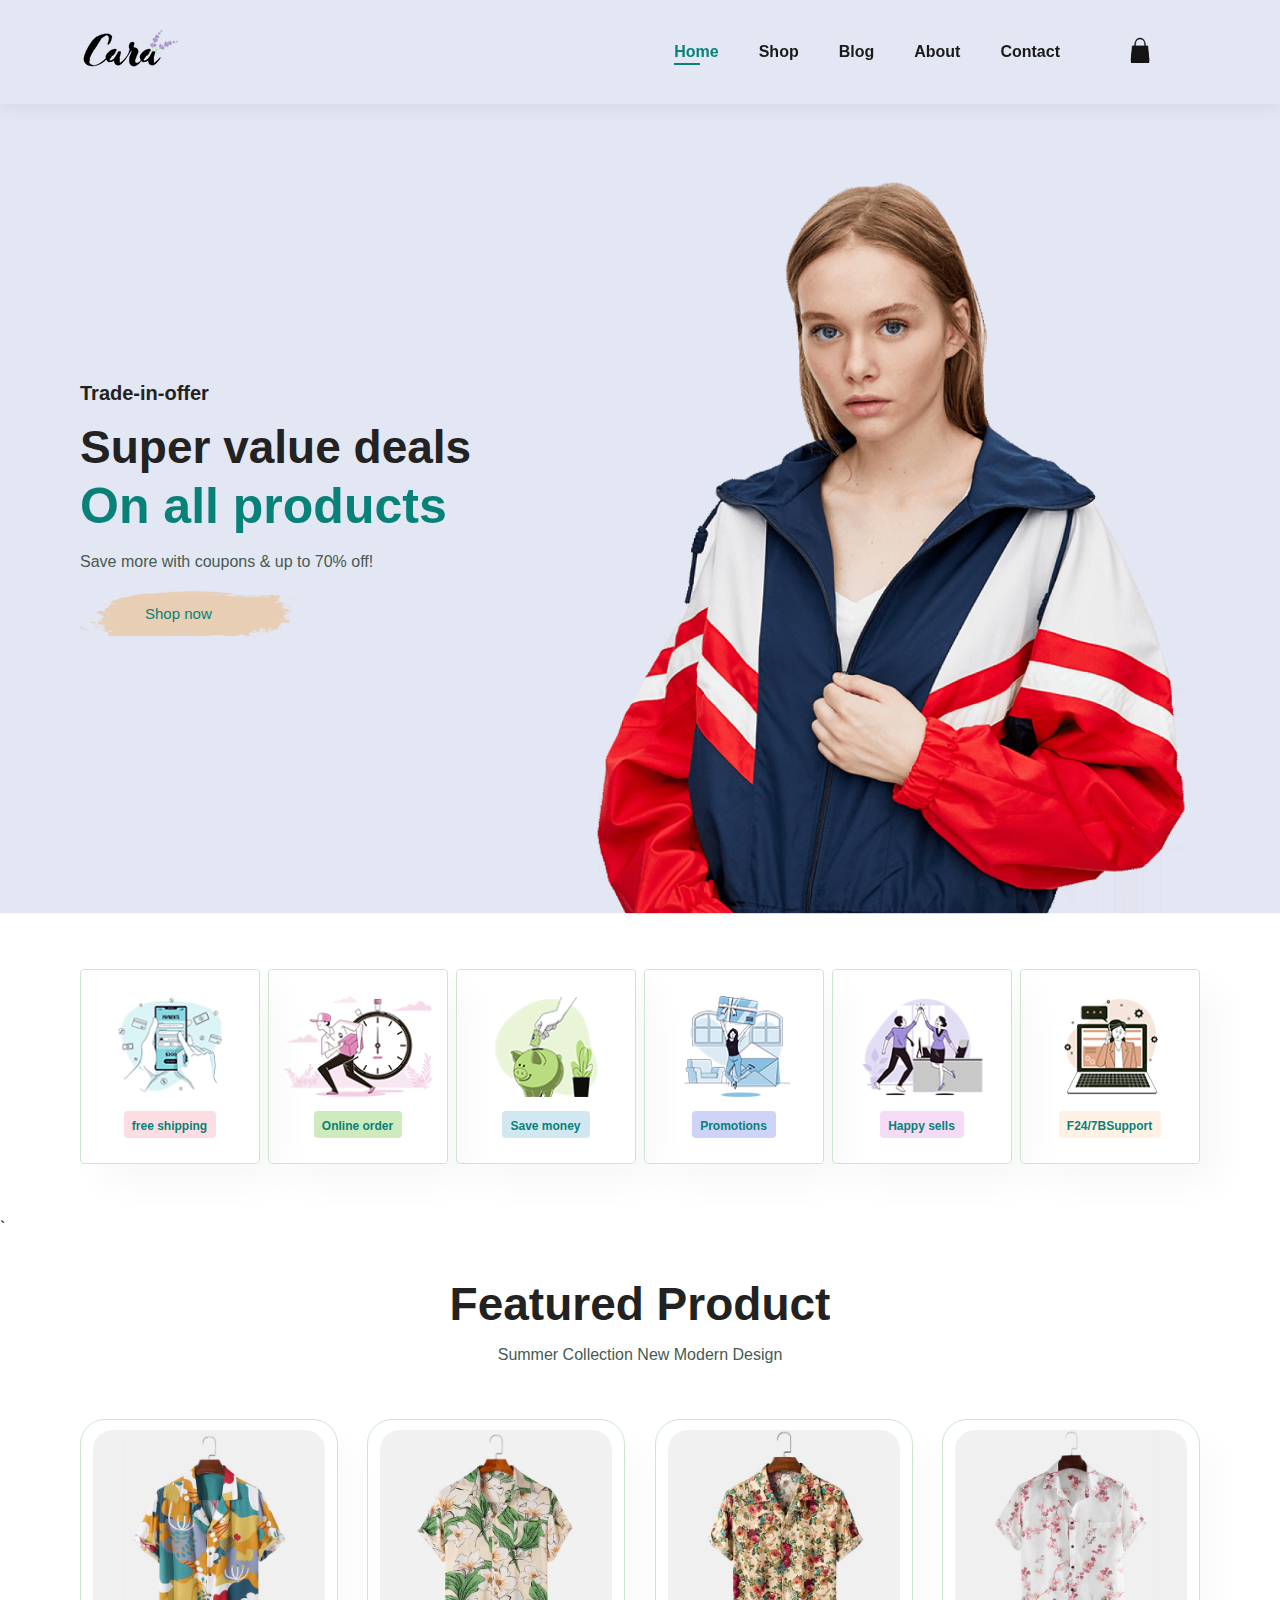
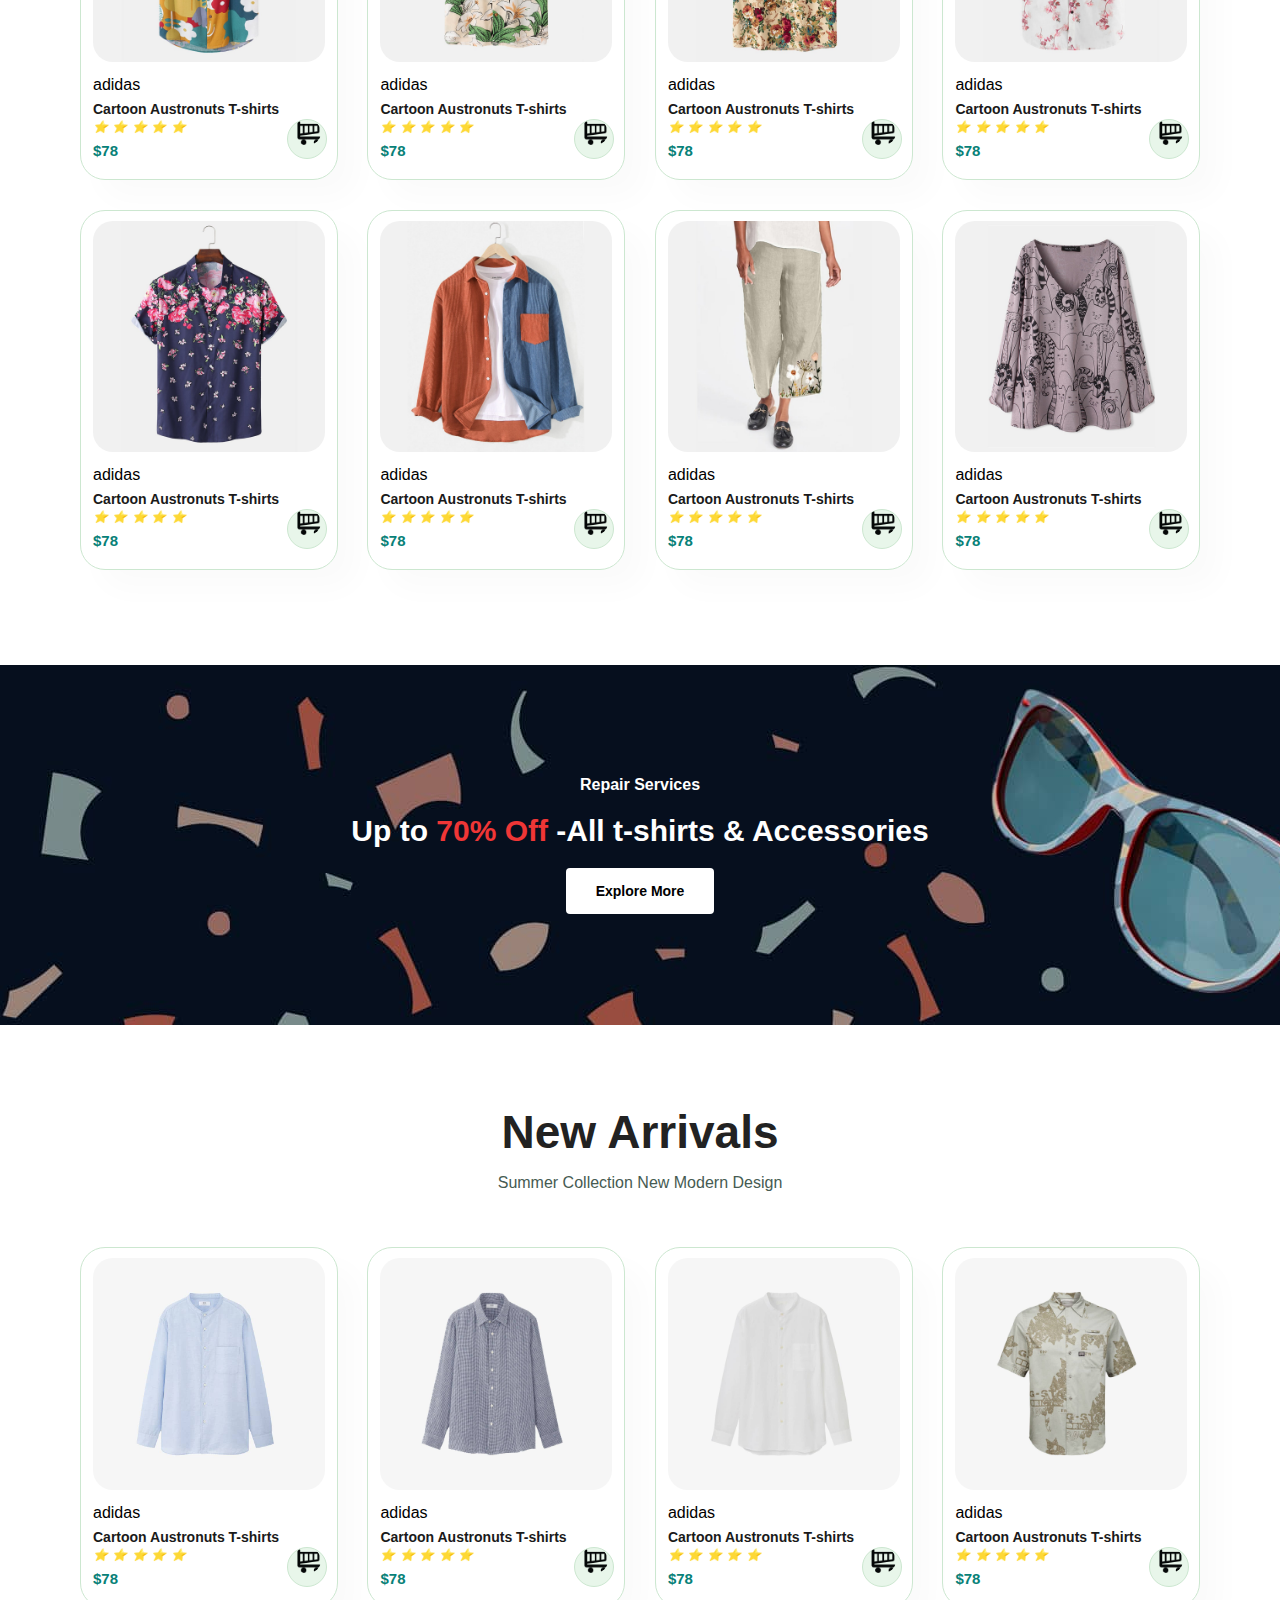
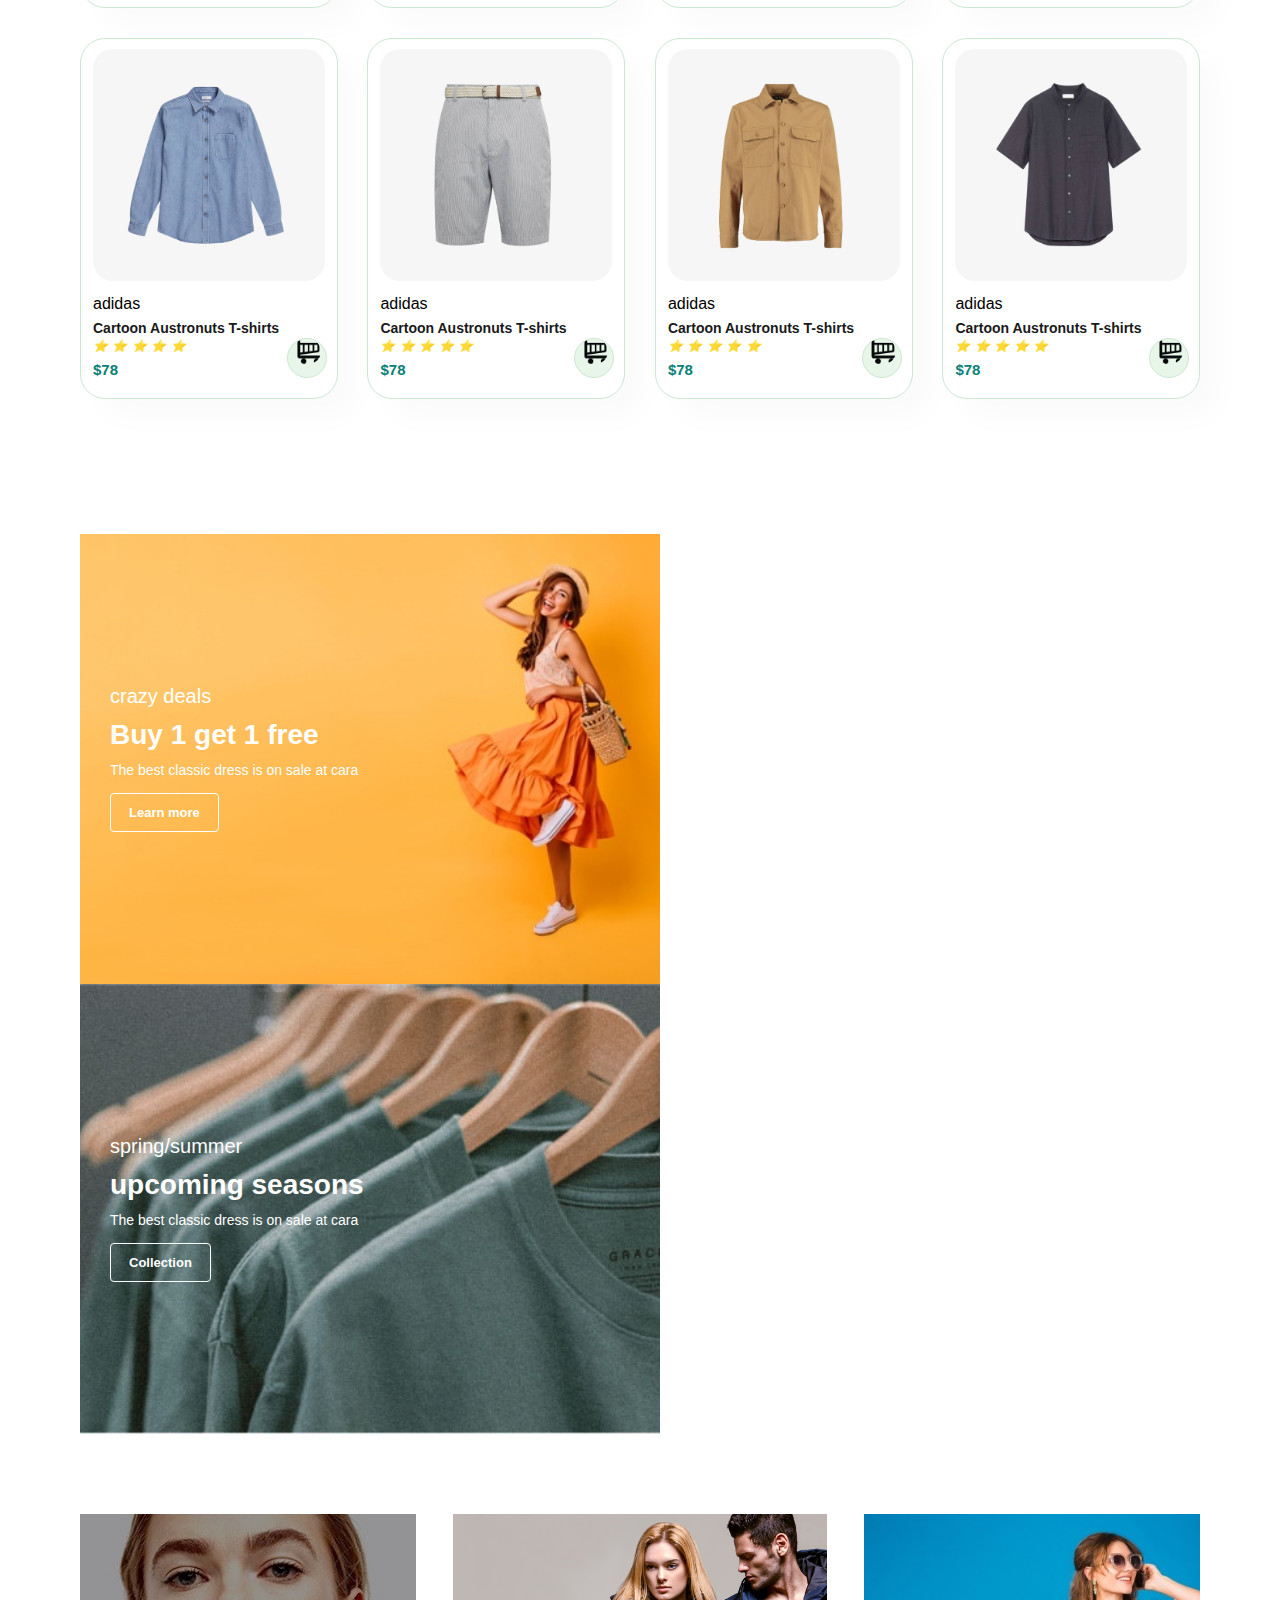
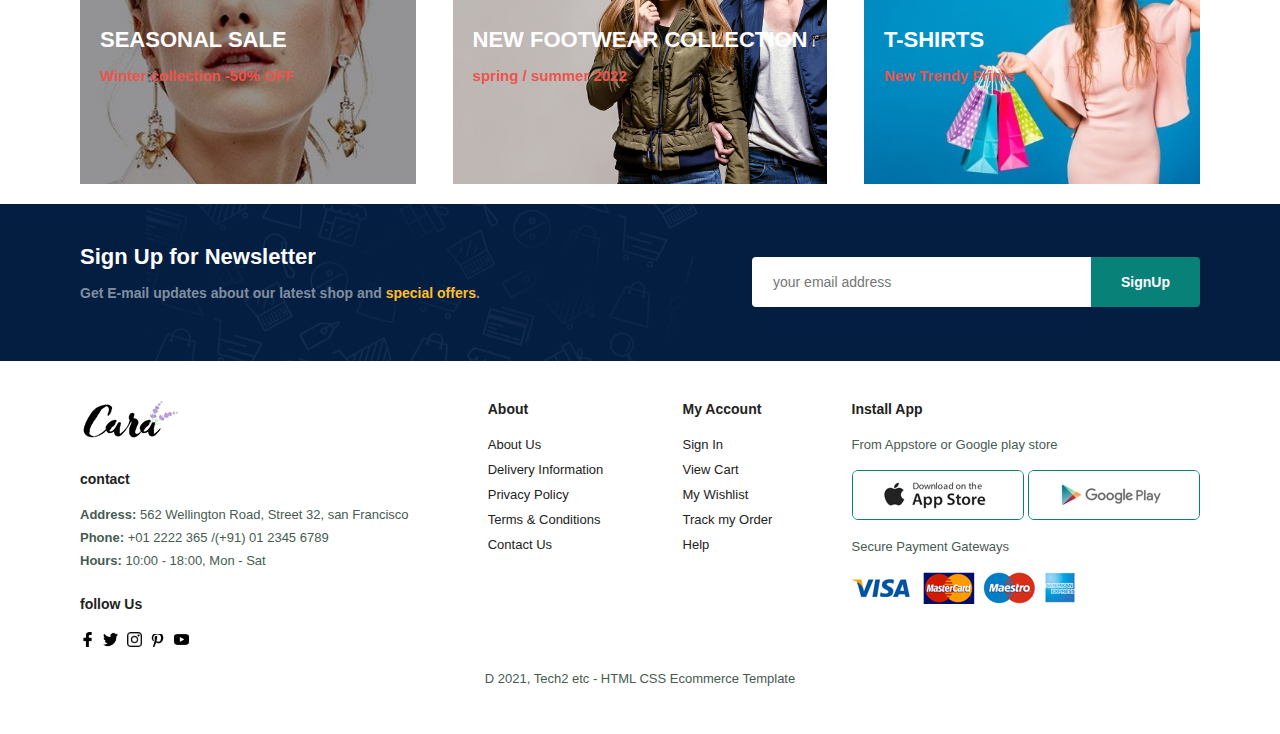
<file: index.html>
<!DOCTYPE html>
<html lang="en">

<head>
    <meta charset="UTF-8">
    <meta name="viewport" content="width=device-width, initial-scale=1.0">
    <title>e-cormmerce website</title>
    <link rel="stylesheet" href="css\styles.css">
    <!-- <link rel="stylesheet" href="path/to/font-awesome/css/font-awesome.min.css"> -->
</head>

<body>
    <section id="header">
        <a href="#"><img src="img\logo.png" alt="logo" class="logo"></a>

        <div>
            <ul id="navbar">
                <li><a class="active" href="index.html">Home</a></li>
                <li><a href="shop.html">Shop</a></li>
                <li><a href="blog.html">Blog</a></li>
                <li><a href="about.html">About</a></li>
                <li><a href="contact.html">Contact</a></li>
                <li id="ig-bag"><a href="cart.html"><img src="img\bag.png" alt="images" width="80px"></a></li>
                <a href="#" id="close"><i class="far fa-times">x</i></a>
            </ul>
        </div>
        <div id="mobile">
            <li><a href="cart.html"><img src="img\bag.png" alt="images" width="80px"></a></li>
            <i class="fas fa-outdate"><img id="bar" src="img/menu.png" alt="" width="40px"></i>
        </div>
    </section>
    <section id="hero">
        <h4>Trade-in-offer</h4>
        <h2>Super value deals</h2>
        <h1>On all products</h1>
        <p>Save more with coupons & up to 70% off!</p>
        <button>Shop now</button>
    </section>
    <section id="feature" class="section-p1">
        <div class="fe-box">
            <img src="img\features\f1.png" alt="f1">
            <h6>free shipping</h6>
        </div>
        <div class="fe-box">
            <img src="img\features\f2.png" alt="f1">
            <h6>Online order</h6>
        </div>
        <div class="fe-box">
            <img src="img/features/f3.png" alt="f1">
            <h6>Save money</h6>
        </div>
        <div class="fe-box">
            <img src="img\features\f4.png" alt="f1">
            <h6>Promotions</h6>
        </div>
        <div class="fe-box">
            <img src="img\features\f5.png" alt="f1">
            <h6>Happy sells</h6>
        </div>
        <div class="fe-box">
            <img src="img\features\f6.png" alt="f1">
            <h6>F24/7BSupport</h6>
        </div>
    </section>`
    <section id="product1" class="section-p1">
        <h2>Featured Product</h2>
        <p>Summer Collection New Modern Design</p>
        <div class="pro-container">
            <div class="pro">
                <img src="img\products\f1.jpg" alt="f1">
                <div class="des">
                    <span>adidas</span>
                    <h5>Cartoon Austronuts T-shirts</h5>
                    <div class="star">
                        <i class="fas fa-star">⭐</i>
                        <i class="fas fa-star">⭐</i>
                        <i class="fas fa-star">⭐</i>
                        <i class="fas fa-star">⭐</i>
                        <i class="fas fa-star">⭐</i>
                    </div>
                    <h4>$78</h4>
                </div>
                <a href="#"><i class="fal fa-shopping-cart cart"><img style="width: fit-content;" height="25px" src="img\cart2.png" alt=""></i></a>
            </div>
            <div class="pro">
                <img src="img\products\f2.jpg" alt="f1">
                <div class="des">
                    <span>adidas</span>
                    <h5>Cartoon Austronuts T-shirts</h5>
                    <div class="star">
                        <i class="fas fa-star">⭐</i>
                        <i class="fas fa-star">⭐</i>
                        <i class="fas fa-star">⭐</i>
                        <i class="fas fa-star">⭐</i>
                        <i class="fas fa-star">⭐</i>
                    </div>
                    <h4>$78</h4>
                </div>
                <a href="#"><i class="fal fa-shopping-cart cart"><img style="width: fit-content;" height="25px" src="img\cart2.png" alt=""></i></a>
            </div>
            <div class="pro">
                <img src="img\products\f3.jpg" alt="f1">
                <div class="des">
                    <span>adidas</span>
                    <h5>Cartoon Austronuts T-shirts</h5>
                    <div class="star">
                        <i class="fas fa-star">⭐</i>
                        <i class="fas fa-star">⭐</i>
                        <i class="fas fa-star">⭐</i>
                        <i class="fas fa-star">⭐</i>
                        <i class="fas fa-star">⭐</i>
                    </div>
                    <h4>$78</h4>
                </div>
                <a href="#"><i class="fal fa-shopping-cart cart"><img style="width: fit-content;" height="25px" src="img\cart2.png" alt=""></i></a>
            </div>
            <div class="pro">
                <img src="img\products\f4.jpg" alt="f1">
                <div class="des">
                    <span>adidas</span>
                    <h5>Cartoon Austronuts T-shirts</h5>
                    <div class="star">
                        <i class="fas fa-star">⭐</i>
                        <i class="fas fa-star">⭐</i>
                        <i class="fas fa-star">⭐</i>
                        <i class="fas fa-star">⭐</i>
                        <i class="fas fa-star">⭐</i>
                    </div>
                    <h4>$78</h4>
                </div>
                <a href="#"><i class="fal fa-shopping-cart cart"><img style="width: fit-content;" height="25px" src="img\cart2.png" alt=""></i></a>
            </div>
            <div class="pro">
                <img src="img\products\f5.jpg" alt="f1">
                <div class="des">
                    <span>adidas</span>
                    <h5>Cartoon Austronuts T-shirts</h5>
                    <div class="star">
                        <i class="fas fa-star">⭐</i>
                        <i class="fas fa-star">⭐</i>
                        <i class="fas fa-star">⭐</i>
                        <i class="fas fa-star">⭐</i>
                        <i class="fas fa-star">⭐</i>
                    </div>
                    <h4>$78</h4>
                </div>
                <a href="#"><i class="fal fa-shopping-cart cart"><img style="width: fit-content;" height="25px" src="img\cart2.png" alt=""></i></a>
            </div>
            <div class="pro">
                <img src="img\products\f6.jpg" alt="f1">
                <div class="des">
                    <span>adidas</span>
                    <h5>Cartoon Austronuts T-shirts</h5>
                    <div class="star">
                        <i class="fas fa-star">⭐</i>
                        <i class="fas fa-star">⭐</i>
                        <i class="fas fa-star">⭐</i>
                        <i class="fas fa-star">⭐</i>
                        <i class="fas fa-star">⭐</i>
                    </div>
                    <h4>$78</h4>
                </div>
                <a href="#"><i class="fal fa-shopping-cart cart"><img style="width: fit-content;" height="25px" src="img\cart2.png" alt=""></i></a>
            </div>
            <div class="pro">
                <img src="img\products\f7.jpg" alt="f1">
                <div class="des">
                    <span>adidas</span>
                    <h5>Cartoon Austronuts T-shirts</h5>
                    <div class="star">
                        <i class="fas fa-star">⭐</i>
                        <i class="fas fa-star">⭐</i>
                        <i class="fas fa-star">⭐</i>
                        <i class="fas fa-star">⭐</i>
                        <i class="fas fa-star">⭐</i>
                    </div>
                    <h4>$78</h4>
                </div>
                <a href="#"><i class="fal fa-shopping-cart cart"><img style="width: fit-content;" height="25px" src="img\cart2.png" alt=""></i></a>
            </div>
            <div class="pro">
                <img src="img\products\f8.jpg" alt="f1">
                <div class="des">
                    <span>adidas</span>
                    <h5>Cartoon Austronuts T-shirts</h5>
                    <div class="star">
                        <i class="fas fa-star">⭐</i>
                        <i class="fas fa-star">⭐</i>
                        <i class="fas fa-star">⭐</i>
                        <i class="fas fa-star">⭐</i>
                        <i class="fas fa-star">⭐</i>
                    </div>
                    <h4>$78</h4>
                </div>
                <a href="#"><i class="fal fa-shopping-cart cart"><img style="width: fit-content;" height="25px" src="img\cart2.png" alt=""></i></a>
            </div>
        </div>
    </section>
    <section id="banner" class="section-m1">
        <h4>Repair Services</h4>
        <h2>Up to <span>70% Off</span> -All t-shirts & Accessories</h2>
        <button class="normal">Explore More</button>
    </section>
    <!-- <section id="product1" class="section-p1"> -->
    <section id="product1" class="section-p1">
        <h2>New Arrivals</h2>
        <p>Summer Collection New Modern Design</p>
        <div class="pro-container">
            <div class="pro">
                <img src="img\products\n1.jpg" alt="f1">
                <div class="des">
                    <span>adidas</span>
                    <h5>Cartoon Austronuts T-shirts</h5>
                    <div class="star">
                        <i class="fas fa-star">⭐</i>
                        <i class="fas fa-star">⭐</i>
                        <i class="fas fa-star">⭐</i>
                        <i class="fas fa-star">⭐</i>
                        <i class="fas fa-star">⭐</i>
                    </div>
                    <h4>$78</h4>
                </div>
                <a href="#"><i class="fal fa-shopping-cart cart"><img style="width: fit-content;" height="25px" src="img\cart2.png" alt=""></i></a>
            </div>
            <div class="pro">
                <img src="img\products\n2.jpg" alt="f1">
                <div class="des">
                    <span>adidas</span>
                    <h5>Cartoon Austronuts T-shirts</h5>
                    <div class="star">
                        <i class="fas fa-star">⭐</i>
                        <i class="fas fa-star">⭐</i>
                        <i class="fas fa-star">⭐</i>
                        <i class="fas fa-star">⭐</i>
                        <i class="fas fa-star">⭐</i>
                    </div>
                    <h4>$78</h4>
                </div>
                <a href="#"><i class="fal fa-shopping-cart cart"><img style="width: fit-content;" height="25px" src="img\cart2.png" alt=""></i></a>
            </div>
            <div class="pro">
                <img src="img\products\n3.jpg" alt="f1">
                <div class="des">
                    <span>adidas</span>
                    <h5>Cartoon Austronuts T-shirts</h5>
                    <div class="star">
                        <i class="fas fa-star">⭐</i>
                        <i class="fas fa-star">⭐</i>
                        <i class="fas fa-star">⭐</i>
                        <i class="fas fa-star">⭐</i>
                        <i class="fas fa-star">⭐</i>
                    </div>
                    <h4>$78</h4>
                </div>
                <a href="#"><i class="fal fa-shopping-cart cart"><img style="width: fit-content;" height="25px" src="img\cart2.png" alt=""></i></a>
            </div>
            <div class="pro">
                <img src="img\products\n4.jpg" alt="f1">
                <div class="des">
                    <span>adidas</span>
                    <h5>Cartoon Austronuts T-shirts</h5>
                    <div class="star">
                        <i class="fas fa-star">⭐</i>
                        <i class="fas fa-star">⭐</i>
                        <i class="fas fa-star">⭐</i>
                        <i class="fas fa-star">⭐</i>
                        <i class="fas fa-star">⭐</i>
                    </div>
                    <h4>$78</h4>
                </div>
                <a href="#"><i class="fal fa-shopping-cart cart"><img style="width: fit-content;" height="25px" src="img\cart2.png" alt=""></i></a>
            </div>
            <div class="pro">
                <img src="img\products\n5.jpg" alt="f1">
                <div class="des">
                    <span>adidas</span>
                    <h5>Cartoon Austronuts T-shirts</h5>
                    <div class="star">
                        <i class="fas fa-star">⭐</i>
                        <i class="fas fa-star">⭐</i>
                        <i class="fas fa-star">⭐</i>
                        <i class="fas fa-star">⭐</i>
                        <i class="fas fa-star">⭐</i>
                    </div>
                    <h4>$78</h4>
                </div>
                <a href="#"><i class="fal fa-shopping-cart cart"><img style="width: fit-content;" height="25px" src="img\cart2.png" alt=""></i></a>
            </div>
            <div class="pro">
                <img src="img\products\n6.jpg" alt="f1">
                <div class="des">
                    <span>adidas</span>
                    <h5>Cartoon Austronuts T-shirts</h5>
                    <div class="star">
                        <i class="fas fa-star">⭐</i>
                        <i class="fas fa-star">⭐</i>
                        <i class="fas fa-star">⭐</i>
                        <i class="fas fa-star">⭐</i>
                        <i class="fas fa-star">⭐</i>
                    </div>
                    <h4>$78</h4>
                </div>
                <a href="#"><i class="fal fa-shopping-cart cart"><img style="width: fit-content;" height="25px" src="img\cart2.png" alt=""></i></a>
            </div>
            <div class="pro">
                <img src="img\products\n7.jpg" alt="f1">
                <div class="des">
                    <span>adidas</span>
                    <h5>Cartoon Austronuts T-shirts</h5>
                    <div class="star">
                        <i class="fas fa-star">⭐</i>
                        <i class="fas fa-star">⭐</i>
                        <i class="fas fa-star">⭐</i>
                        <i class="fas fa-star">⭐</i>
                        <i class="fas fa-star">⭐</i>
                    </div>
                    <h4>$78</h4>
                </div>
                <a href="#"><i class="fal fa-shopping-cart cart"><img style="width: fit-content;" height="25px" src="img\cart2.png" alt=""></i></a>
            </div>
            <div class="pro">
                <img src="img\products\n8.jpg" alt="f1">
                <div class="des">
                    <span>adidas</span>
                    <h5>Cartoon Austronuts T-shirts</h5>
                    <div class="star">
                        <i class="fas fa-star">⭐</i>
                        <i class="fas fa-star">⭐</i>
                        <i class="fas fa-star">⭐</i>
                        <i class="fas fa-star">⭐</i>
                        <i class="fas fa-star">⭐</i>
                    </div>
                    <h4>$78</h4>
                </div>
                <a href="#"><i class="fal fa-shopping-cart cart"><img style="width: fit-content;" height="25px" src="img\cart2.png" alt=""></i></a>
            </div>
        </div>
    </section>
    <section id="sm-banner" class="section-p1 section-m1">
        <div class="banner-box">
            <h4>crazy deals</h4>
            <h2>Buy 1 get 1 free</h2>
            <span>The best classic dress is on sale at cara</span>
            <button class="white">Learn more</button>
        </div>
        <div class="banner-box banner-box2">
            <h4>spring/summer</h4>
            <h2>upcoming seasons</h2>
            <span>The best classic dress is on sale at cara</span>
            <button class="white">Collection</button>
        </div>
    </section>
    <section id="banner3">
        <div class="banner-box">
            <h2>SEASONAL SALE</h2>
            <h3>Winter collection -50% OFF</h3>
        </div>
        <div class="banner-box banner-box2">
            <h2>NEW FOOTWEAR COLLECTION</h2>
            <h3>spring / summer 2022</h3>
        </div>
        <div class="banner-box banner-box3">
            <h2>T-SHIRTS</h2>
            <h3>New Trendy Prints</h3>
        </div>
    </section>
    <section id="newsletter" class="section-p1">
        <div class="newstext">
            <h4>Sign Up for Newsletter</h4>
            <p>Get E-mail updates about our latest shop and <span>special offers</span>.</p>
        </div>
        <div class="form">
            <input type="text" placeholder="your email address">
            <button class="normal">SignUp</button>
        </div>
    </section>
    <footer class="section-p1">
        <div class="col">
            <img class="logo" src="img/logo.png" alt="">
            <h4>contact</h4>
            <p><strong>Address:</strong> 562 Wellington Road, Street 32, san Francisco</p>
            <p><strong>Phone:</strong> +01 2222 365 /(+91) 01 2345 6789</p>
            <p><strong>Hours:</strong> 10:00 - 18:00, Mon - Sat</p>
            <div class="follow">
                <h4>follow Us</h4>
                <div classs="icon">
                    <i class="fab fa-facebook-f"><img src="img\fb.png" alt="" width="15px"></i>
                    <i class="fab fa-twitter"><img src="img\twitter.png" alt="" width="15px"></i>
                    <i class="fab fa-instagram"><img src="img\ig.png" alt="" width="15px"></i>
                    <i class="fab fa-pininterest"><img src="img\pininterest.png" alt="" width="15px"></i>
                    <i class="fab fa-youtube"><img src="img\utube.png" alt="" width="15px"></i>
                </div>
            </div>
        </div>
        <div class="col">
            <h4>About</h4>
            <a href="#">About Us</a>
            <a href="#">Delivery Information</a>
            <a href="#">Privacy Policy</a>
            <a href="#">Terms & Conditions</a>
            <a href="#">Contact Us</a>
        </div>
        <div class="col">
            <h4>My Account</h4>
            <a href="#">Sign In</a>
            <a href="#">View Cart</a>
            <a href="#">My Wishlist</a>
            <a href="#">Track my Order</a>
            <a href="#">Help</a>
        </div>
        <div class="col install">
            <h4>Install App</h4>
            <p>From Appstore or Google play store</p>
            <div class="row">
                <img src="img/pay/app.jpg" alt="">
                <img src="img/pay/play.jpg" alt="">
            </div>
            <p>Secure Payment Gateways</p>
            <img src="img/pay/pay.png" alt="">
        </div>
        <div class="copyright">
            <p>D 2021, Tech2 etc - HTML CSS Ecommerce Template</p>
        </div>
    </footer>
</body>
<script src="styles.js"></script>

</html>
</file>
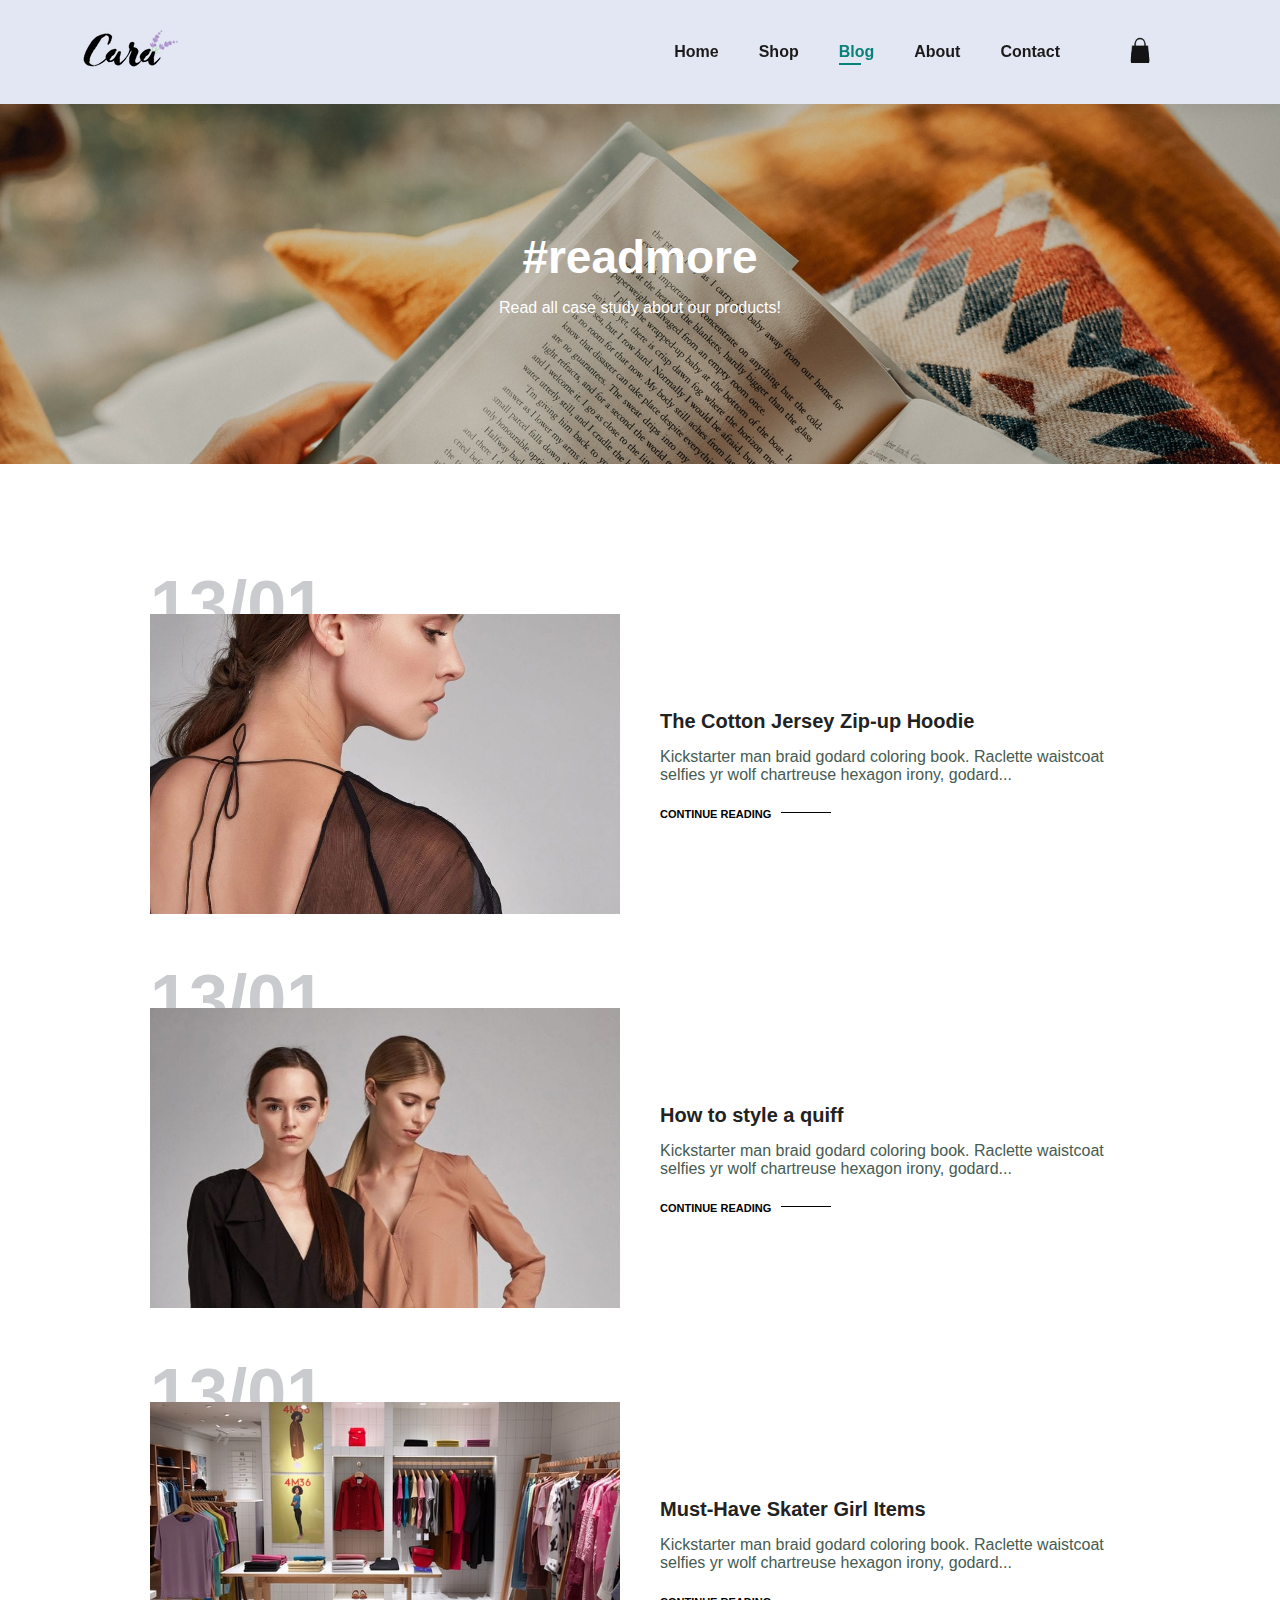
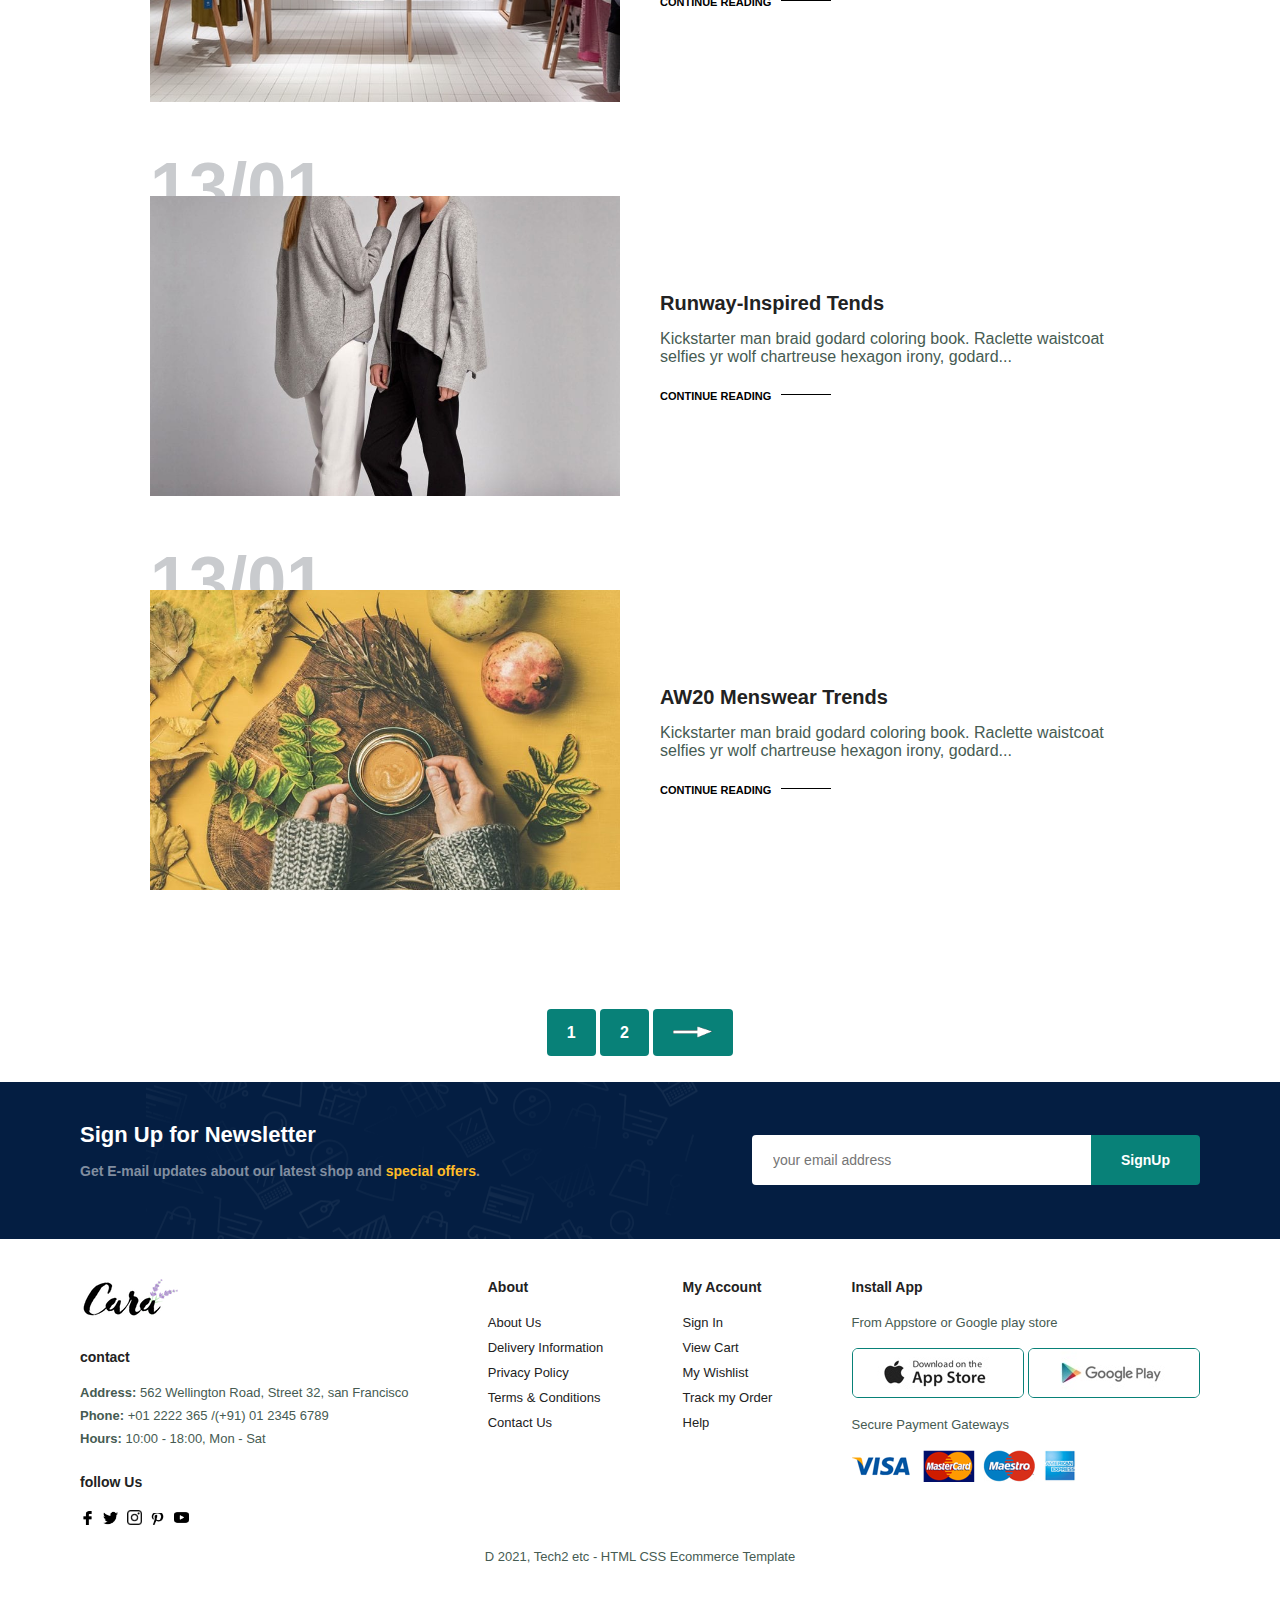
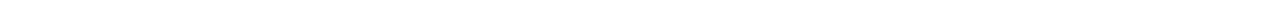
<file: blog.html>
<!DOCTYPE html>
<html lang="en">

<head>
    <meta charset="UTF-8">
    <meta name="viewport" content="width=device-width, initial-scale=1.0">
    <title>e-cormmerce website</title>
    <link rel="stylesheet" href="css\styles.css">
    <!-- <link rel="stylesheet" href="path/to/font-awesome/css/font-awesome.min.css"> -->
</head>

<body>
    <section id="header">
        <a href="#"><img src="img\logo.png" alt="logo" class="logo"></a>

        <div>
            <ul id="navbar">
                <li><a href="index.html">Home</a></li>
                <li><a href="shop.html">Shop</a></li>
                <li><a class="active" href="blog.html">Blog</a></li>
                <li><a href="about.html">About</a></li>
                <li><a href="contact.html">Contact</a></li>
                <li id="ig-bag"><a href="cart.html"><img src="img\bag.png" alt="images" width="80px"></a></li>
                <a href="#" id="close"><i class="far fa-times">x</i></a>
            </ul>
        </div>
        <div id="mobile">
            <li><a href="cart.html"><img src="img\bag.png" alt="images" width="80px"></a></li>
            <i class="fas fa-outdate"><img id="bar" src="img/menu.png" alt="" width="40px"></i>
        </div>
    </section>
    <section id="page-header" class="blog-header">
        <h2>#readmore</h2>
        <p>Read all case study about our products!</p>
    </section>
    <section id="blog">
        <div class="blog-box">
            <div class="blog-img">
                <img src="img/blog/b1.jpg" alt="">
            </div>
            <div class="blog-details">
                <h4>The Cotton Jersey Zip-up Hoodie</h4>
                <p>Kickstarter man braid godard coloring book. Raclette waistcoat selfies yr
                    wolf chartreuse hexagon irony, godard... </p>
                    <a href="#"> CONTINUE READING</a>
            </div>
            <h1>13/01</h1>
        </div>
        <div class="blog-box">
            <div class="blog-img">
                <img src="img/blog/b2.jpg" alt="">
            </div>
            <div class="blog-details">
                <h4>How to style  a quiff</h4>
                <p>Kickstarter man braid godard coloring book. Raclette waistcoat selfies yr
                    wolf chartreuse hexagon irony, godard... </p>
                    <a href="#"> CONTINUE READING</a>
            </div>
            <h1>13/01</h1>
        </div>
        <div class="blog-box">
            <div class="blog-img">
                <img src="img/blog/b3.jpg" alt="">
            </div>
            <div class="blog-details">
                <h4>Must-Have Skater Girl Items</h4>
                <p>Kickstarter man braid godard coloring book. Raclette waistcoat selfies yr
                    wolf chartreuse hexagon irony, godard... </p>
                    <a href="#"> CONTINUE READING</a>
            </div>
            <h1>13/01</h1>
        </div>
        <div class="blog-box">
            <div class="blog-img">
                <img src="img/blog/b4.jpg" alt="">
            </div>
            <div class="blog-details">
                <h4>Runway-Inspired Tends</h4>
                <p>Kickstarter man braid godard coloring book. Raclette waistcoat selfies yr
                    wolf chartreuse hexagon irony, godard... </p>
                    <a href="#"> CONTINUE READING</a>
            </div>
            <h1>13/01</h1>
        </div>
        <div class="blog-box">
            <div class="blog-img">
                <img src="img/blog/b6.jpg" alt="">
            </div>
            <div class="blog-details">
                <h4>AW20 Menswear Trends</h4>
                <p>Kickstarter man braid godard coloring book. Raclette waistcoat selfies yr
                    wolf chartreuse hexagon irony, godard... </p>
                    <a href="#"> CONTINUE READING</a>
            </div>
            <h1>13/01</h1>
        </div>
    </section>
    <section id="pagination" class="section-p1">
        <a href="#">1</a>
        <a href="#">2</a>
        <a href="#"><i class="fal fa-long-arrow-alt-right"><img src="img\arrow2.png" alt="" width="40px"></i></a>
    </section>
    <section id="newsletter" class="section-p1">
        <div class="newstext">
            <h4>Sign Up for Newsletter</h4>
            <p>Get E-mail updates about our latest shop and <span>special offers</span>.</p>
        </div>
        <div class="form">
            <input type="text" placeholder="your email address">
            <button class="normal">SignUp</button>
        </div>
    </section>
    <footer class="section-p1">
        <div class="col">
            <img class="logo" src="img/logo.png" alt="">
            <h4>contact</h4>
            <p><strong>Address:</strong> 562 Wellington Road, Street 32, san Francisco</p>
            <p><strong>Phone:</strong> +01 2222 365 /(+91) 01 2345 6789</p>
            <p><strong>Hours:</strong> 10:00 - 18:00, Mon - Sat</p>
            <div class="follow">
                <h4>follow Us</h4>
                <div classs="icon">
                    <i class="fab fa-facebook-f"><img src="img\fb.png" alt="" width="15px"></i>
                    <i class="fab fa-twitter"><img src="img\twitter.png" alt="" width="15px"></i>
                    <i class="fab fa-instagram"><img src="img\ig.png" alt="" width="15px"></i>
                    <i class="fab fa-pininterest"><img src="img\pininterest.png" alt="" width="15px"></i>
                    <i class="fab fa-youtube"><img src="img\utube.png" alt="" width="15px"></i>
                </div>
            </div>
        </div>
        <div class="col">
            <h4>About</h4>
            <a href="#">About Us</a>
            <a href="#">Delivery Information</a>
            <a href="#">Privacy Policy</a>
            <a href="#">Terms & Conditions</a>
            <a href="#">Contact Us</a>
        </div>
        <div class="col">
            <h4>My Account</h4>
            <a href="#">Sign In</a>
            <a href="#">View Cart</a>
            <a href="#">My Wishlist</a>
            <a href="#">Track my Order</a>
            <a href="#">Help</a>
        </div>
        <div class="col install">
            <h4>Install App</h4>
            <p>From Appstore or Google play store</p>
            <div class="row">
                <img src="img/pay/app.jpg" alt="">
                <img src="img/pay/play.jpg" alt="">
            </div>
            <p>Secure Payment Gateways</p>
            <img src="img/pay/pay.png" alt="">
        </div>
        <div class="copyright">
            <p>D 2021, Tech2 etc - HTML CSS Ecommerce Template</p>
        </div>
    </footer>
</body>
<script src="styles.js"></script>

</html>
</file>
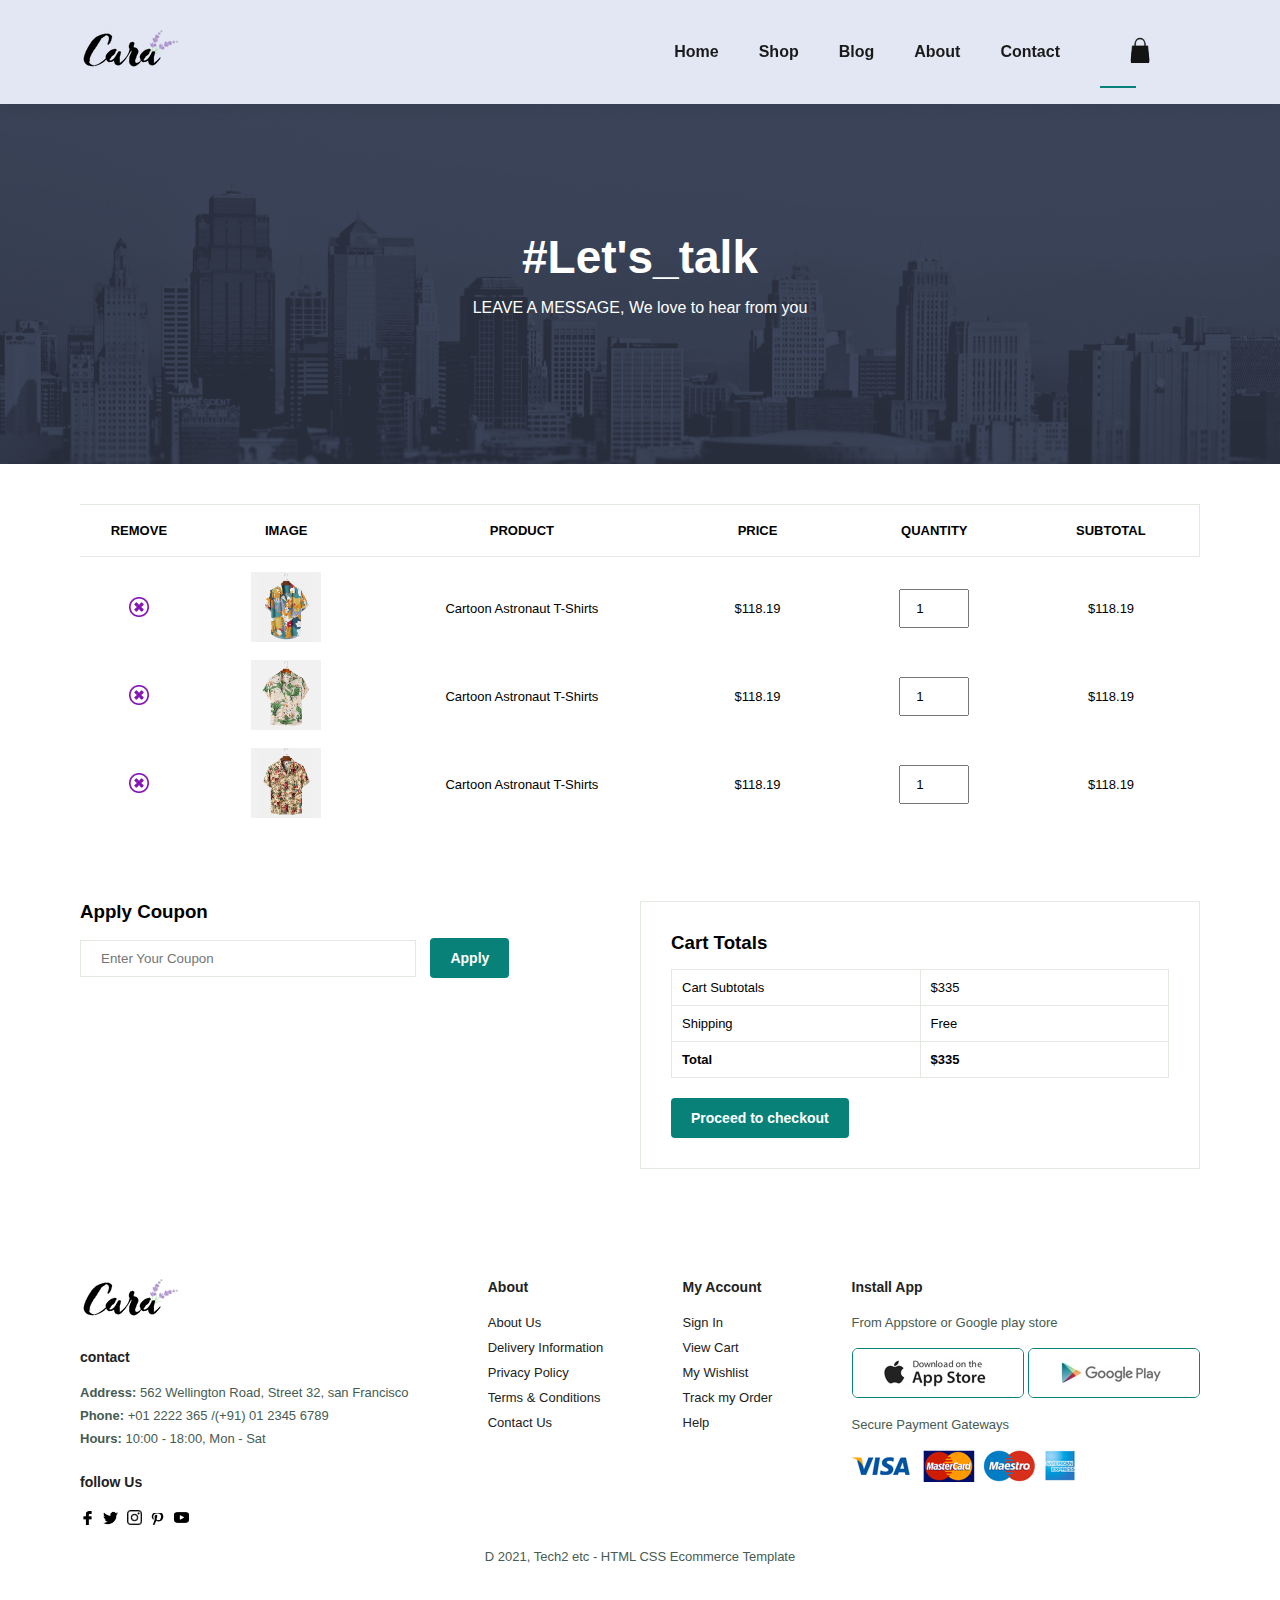
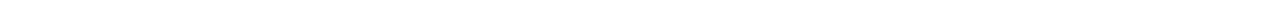
<file: cart.html>
<!DOCTYPE html>
<html lang="en">

<head>
    <meta charset="UTF-8">
    <meta name="viewport" content="width=device-width, initial-scale=1.0">
    <title>e-cormmerce website</title>
    <link rel="stylesheet" href="css\styles.css">
    <!-- <link rel="stylesheet" href="path/to/font-awesome/css/font-awesome.min.css"> -->
</head>

<body>
    <section id="header">
        <a href="#"><img src="img\logo.png" alt="logo" class="logo"></a>

        <div>
            <ul id="navbar">
                <li><a href="index.html">Home</a></li>
                <li><a href="shop.html">Shop</a></li>
                <li><a href="blog.html">Blog</a></li>
                <li><a href="about.html">About</a></li>
                <li><a href="contact.html">Contact</a></li>
                <li id="ig-bag"><a class="active"  href="cart.html"><img src="img\bag.png" alt="images" width="80px"></a></li>
                <a href="#" id="close"><i class="far fa-times">x</i></a>
            </ul>
        </div>
        <div id="mobile">
            <li><a href="cart.html"><img src="img\bag.png" alt="images" width="80px"></a></li>
            <i class="fas fa-outdate"><img id="bar" src="img/menu.png" alt="" width="40px"></i>
        </div>
    </section>

    <section id="page-header" class="about-header">
        <h2>#Let's_talk</h2>
        <p>LEAVE A MESSAGE, We love to hear from you</p>
    </section>
    <section id="cart" class="section-p1">
        <table width="100%">
            <thead>
                <tr>
                    <td>Remove</td>
                    <td>Image</td>
                    <td>Product</td>
                    <td>Price</td>
                    <td>Quantity</td>
                    <td>Subtotal</td>
                </tr>
            </thead>
            <tbody>
                <tr>
                    <td><a href="#"><img style="width: fit-content;" src="img\delete.png" alt=""   height="20px"><i class="far fa-times-circle"></i></a></td>
                    <td><img src="img\products\f1.jpg" alt=""></td>
                    <td>Cartoon Astronaut T-Shirts</td>
                    <td>$118.19</td>
                    <td><input type="number" value="1"></td>
                    <td>$118.19</td>
                </tr>
                <tr>
                    <td><a href="#"><img style="width: fit-content;" src="img\delete.png" alt=""   height="20px"><i class="far fa-times-circle"></i></a></td>
                    <td><img src="img\products\f2.jpg" alt=""></td>
                    <td>Cartoon Astronaut T-Shirts</td>
                    <td>$118.19</td>
                    <td><input type="number" value="1"></td>
                    <td>$118.19</td>
                </tr>
                <tr>
                    <td><a href="#"><img style="width: fit-content;" src="img\delete.png" alt=""   height="20px"><i class="far fa-times-circle"></i></a></td>
                    <td><img src="img\products\f3.jpg" alt=""></td>
                    <td>Cartoon Astronaut T-Shirts</td>
                    <td>$118.19</td>
                    <td><input type="number" value="1"></td>
                    <td>$118.19</td>
                </tr>
            </tbody>
        </table>
    </section>
    <section id="cart-add" class="section-p1">
        <div id="coupon">
            <h3>Apply Coupon</h3>
            <div>
                <input type="text" placeholder="Enter Your Coupon">
                <button class="normal">Apply</button>
            </div>
        </div>
        <div id="subtotal">
            <h3>Cart Totals</h3>
            <table>
                <tr>
                    <td>Cart Subtotals</td>
                    <td>$335</td>
                </tr>
                <tr>
                    <td>Shipping</td>
                    <td>Free</td>
                </tr>
                <tr>
                    <td><strong>Total</strong></td>
                    <td><strong>$335</strong></td>
                </tr>
            </table>
            <button class="normal">Proceed to checkout</button>
        </div>
    </section>

    <footer class="section-p1">
        <div class="col">
            <img class="logo" src="img/logo.png" alt="">
            <h4>contact</h4>
            <p><strong>Address:</strong> 562 Wellington Road, Street 32, san Francisco</p>
            <p><strong>Phone:</strong> +01 2222 365 /(+91) 01 2345 6789</p>
            <p><strong>Hours:</strong> 10:00 - 18:00, Mon - Sat</p>
            <div class="follow">
                <h4>follow Us</h4>
                <div classs="icon">
                    <i class="fab fa-facebook-f"><img src="img\fb.png" alt="" width="15px"></i>
                    <i class="fab fa-twitter"><img src="img\twitter.png" alt="" width="15px"></i>
                    <i class="fab fa-instagram"><img src="img\ig.png" alt="" width="15px"></i>
                    <i class="fab fa-pininterest"><img src="img\pininterest.png" alt="" width="15px"></i>
                    <i class="fab fa-youtube"><img src="img\utube.png" alt="" width="15px"></i>
                </div>
            </div>
        </div>
        <div class="col">
            <h4>About</h4>
            <a href="#">About Us</a>
            <a href="#">Delivery Information</a>
            <a href="#">Privacy Policy</a>
            <a href="#">Terms & Conditions</a>
            <a href="#">Contact Us</a>
        </div>
        <div class="col">
            <h4>My Account</h4>
            <a href="#">Sign In</a>
            <a href="#">View Cart</a>
            <a href="#">My Wishlist</a>
            <a href="#">Track my Order</a>
            <a href="#">Help</a>
        </div>
        <div class="col install">
            <h4>Install App</h4>
            <p>From Appstore or Google play store</p>
            <div class="row">
                <img src="img/pay/app.jpg" alt="">
                <img src="img/pay/play.jpg" alt="">
            </div>
            <p>Secure Payment Gateways</p>
            <img src="img/pay/pay.png" alt="">
        </div>
        <div class="copyright">
            <p>D 2021, Tech2 etc - HTML CSS Ecommerce Template</p>
        </div>
    </footer>

</body>

<script src="styles.js"></script>

</html>
</file>
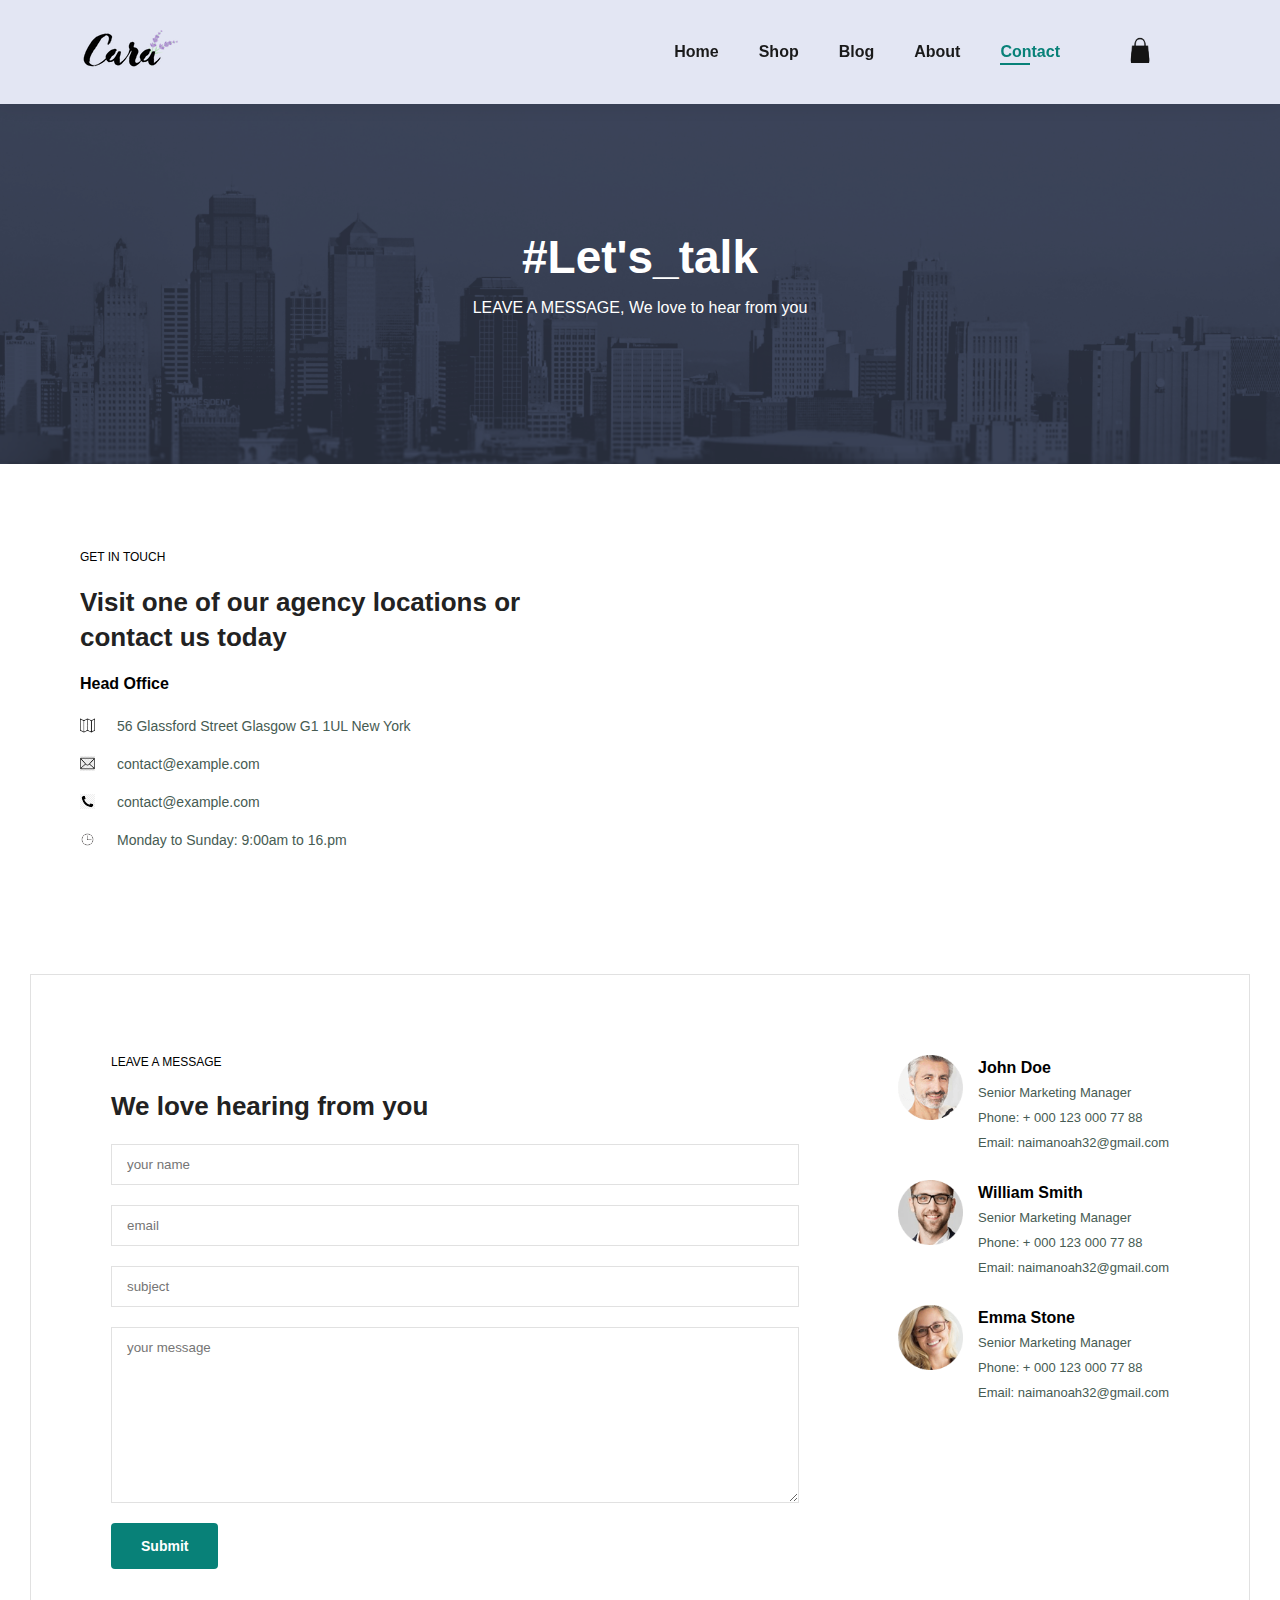
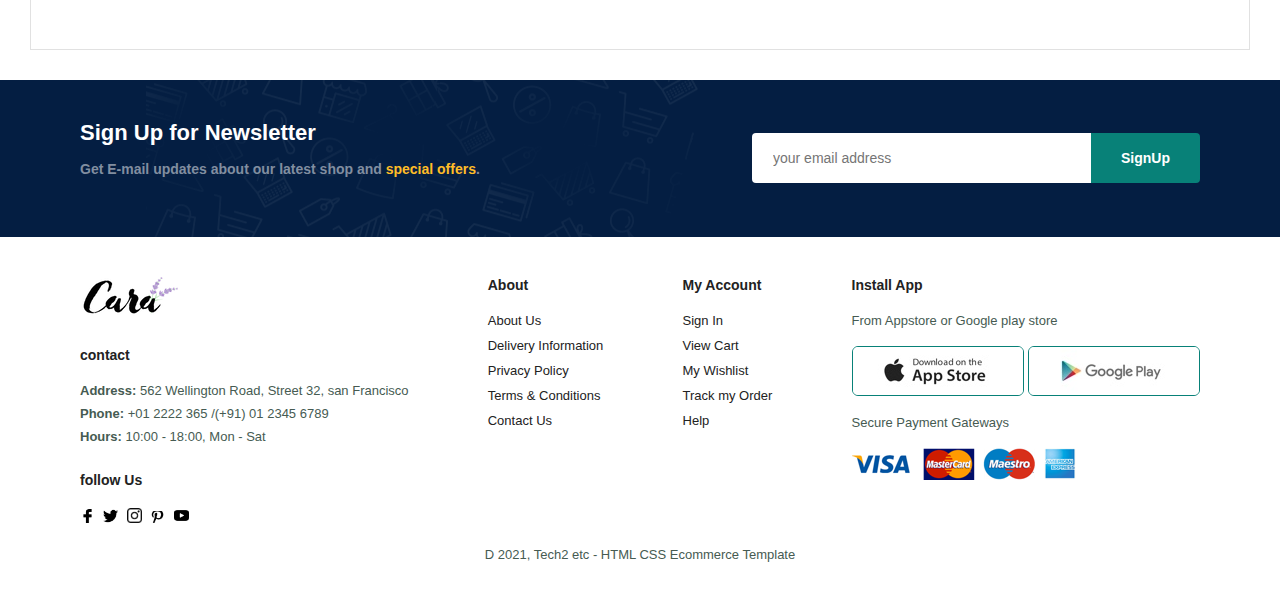
<file: contact.html>
<!DOCTYPE html>
<html lang="en">

<head>
    <meta charset="UTF-8">
    <meta name="viewport" content="width=device-width, initial-scale=1.0">
    <title>e-cormmerce website</title>
    <link rel="stylesheet" href="css\styles.css">
    <!-- <link rel="stylesheet" href="path/to/font-awesome/css/font-awesome.min.css"> -->
</head>

<body>
    <section id="header">
        <a href="#"><img src="img\logo.png" alt="logo" class="logo"></a>

        <div>
            <ul id="navbar">
                <li><a href="index.html">Home</a></li>
                <li><a href="shop.html">Shop</a></li>
                <li><a href="blog.html">Blog</a></li>
                <li><a href="about.html">About</a></li>
                <li><a class="active" href="contact.html">Contact</a></li>
                <li id="ig-bag"><a href="cart.html"><img src="img\bag.png" alt="images" width="80px"></a></li>
                <a href="#" id="close"><i class="far fa-times">x</i></a>
            </ul>
        </div>
        <div id="mobile">
            <li><a href="cart.html"><img src="img\bag.png" alt="images" width="80px"></a></li>
            <i class="fas fa-outdate"><img id="bar" src="img/menu.png" alt="" width="40px"></i>
        </div>
    </section>

    <section id="page-header" class="about-header">
        <h2>#Let's_talk</h2>
        <p>LEAVE A MESSAGE, We love to hear from you</p>
    </section>
<section id="contact-deatils" class="section-p1">
    <div class="details">
        <span>GET IN TOUCH</span>
        <h2>Visit one of our agency locations or contact us today</h2>
        <h3>Head Office</h3>
        <div>
            <li>
                <i class="fal fa-map"><img src="img\map.png" alt="" width="15px"></i>
                <p>56 Glassford Street Glasgow G1 1UL New York</p>
            </li>
            <li>
                <i class="fal fa-envelope"><img src="img\envelope.png" alt="" width="15px"></i>
                <p>contact@example.com</p>
            </li>
            <li>
                <i class="fal fa-phone-alt"><img src="img\phone.png" alt="" width="15px"></i>
                <p>contact@example.com</p>
            </li>
            <li>
                <i class="fal fa-clock"><img src="img\clock.png" alt="" width="15px"></i>
                <p>Monday to Sunday: 9:00am to 16.pm</p>
            </li>
        </div>
    </div>
    <div class="map">
        <iframe src="https://www.google.com/maps/embed?pb=!1m18!1m12!1m3!1d3988.788624058884!2d36.75229820986686!3d-1.3017421986804105!2m3!1f0!2f0!3f0!3m2!1i1024!2i768!4f13.1!3m3!1m2!1s0x182f111b718f6c3f%3A0x4bc28a6a97a37510!2sNairoBits%20Trust!5e0!3m2!1sen!2ske!4v1730128644275!5m2!1sen!2ske" width="600" height="450" style="border:0;" allowfullscreen="" loading="lazy" referrerpolicy="no-referrer-when-downgrade"></iframe>
    </div>
</section>

<section id="form-details">
    <form action="">
        <span>LEAVE A MESSAGE</span>
        <h2>We love hearing from you</h2>
        <input type="text" placeholder="your name">
        <input type="text" placeholder="email">
        <input type="text" placeholder="subject">
        <textarea name="" id="" cols="30" rows="10" placeholder="your message"></textarea>
        <button class="normal">Submit</button>
    </form>
    <div class="people">
        <div>
            <img src="img/people/1.png" alt="">
            <p><span>John Doe</span>Senior Marketing Manager <br> Phone: + 000 123 000 77 88 <br>Email: naimanoah32@gmail.com</p>
        </div>
        <div>
            <img src="img/people/2.png" alt="">
            <p><span>William Smith</span>Senior Marketing Manager <br> Phone: + 000 123 000 77 88 <br>Email: naimanoah32@gmail.com</p>
        </div>
        <div>
            <img src="img/people/3.png" alt="">
            <p><span>Emma Stone</span>Senior Marketing Manager <br> Phone: + 000 123 000 77 88 <br>Email: naimanoah32@gmail.com</p>
        </div>
    </div>
</section>
    <section id="newsletter" class="section-p1">
        <div class="newstext">
            <h4>Sign Up for Newsletter</h4>
            <p>Get E-mail updates about our latest shop and <span>special offers</span>.</p>
        </div>
        <div class="form">
            <input type="text" placeholder="your email address">
            <button class="normal">SignUp</button>
        </div>
    </section>

    <footer class="section-p1">
        <div class="col">
            <img class="logo" src="img/logo.png" alt="">
            <h4>contact</h4>
            <p><strong>Address:</strong> 562 Wellington Road, Street 32, san Francisco</p>
            <p><strong>Phone:</strong> +01 2222 365 /(+91) 01 2345 6789</p>
            <p><strong>Hours:</strong> 10:00 - 18:00, Mon - Sat</p>
            <div class="follow">
                <h4>follow Us</h4>
                <div classs="icon">
                    <i class="fab fa-facebook-f"><img src="img\fb.png" alt="" width="15px"></i>
                    <i class="fab fa-twitter"><img src="img\twitter.png" alt="" width="15px"></i>
                    <i class="fab fa-instagram"><img src="img\ig.png" alt="" width="15px"></i>
                    <i class="fab fa-pininterest"><img src="img\pininterest.png" alt="" width="15px"></i>
                    <i class="fab fa-youtube"><img src="img\utube.png" alt="" width="15px"></i>
                </div>
            </div>
        </div>
        <div class="col">
            <h4>About</h4>
            <a href="#">About Us</a>
            <a href="#">Delivery Information</a>
            <a href="#">Privacy Policy</a>
            <a href="#">Terms & Conditions</a>
            <a href="#">Contact Us</a>
        </div>
        <div class="col">
            <h4>My Account</h4>
            <a href="#">Sign In</a>
            <a href="#">View Cart</a>
            <a href="#">My Wishlist</a>
            <a href="#">Track my Order</a>
            <a href="#">Help</a>
        </div>
        <div class="col install">
            <h4>Install App</h4>
            <p>From Appstore or Google play store</p>
            <div class="row">
                <img src="img/pay/app.jpg" alt="">
                <img src="img/pay/play.jpg" alt="">
            </div>
            <p>Secure Payment Gateways</p>
            <img src="img/pay/pay.png" alt="">
        </div>
        <div class="copyright">
            <p>D 2021, Tech2 etc - HTML CSS Ecommerce Template</p>
        </div>
    </footer>

</body>

<script src="styles.js"></script>

</html>
</file>
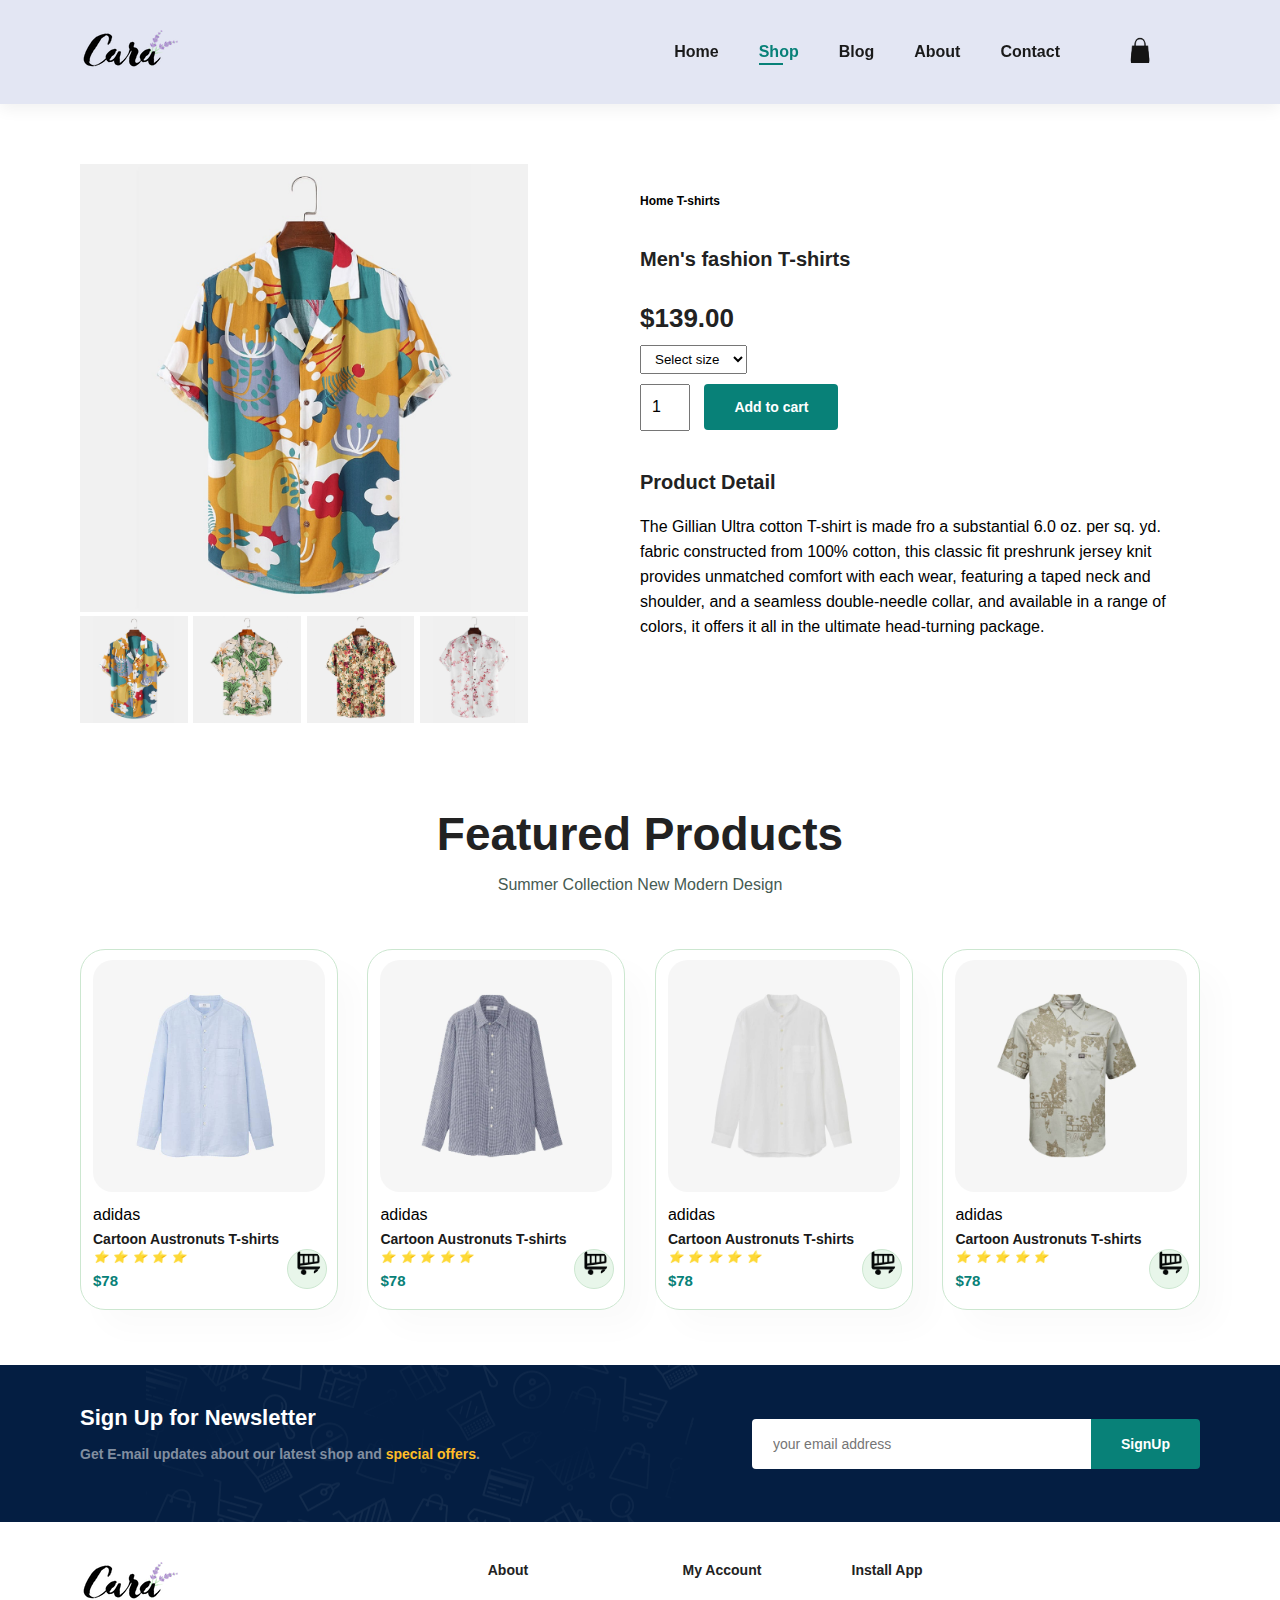
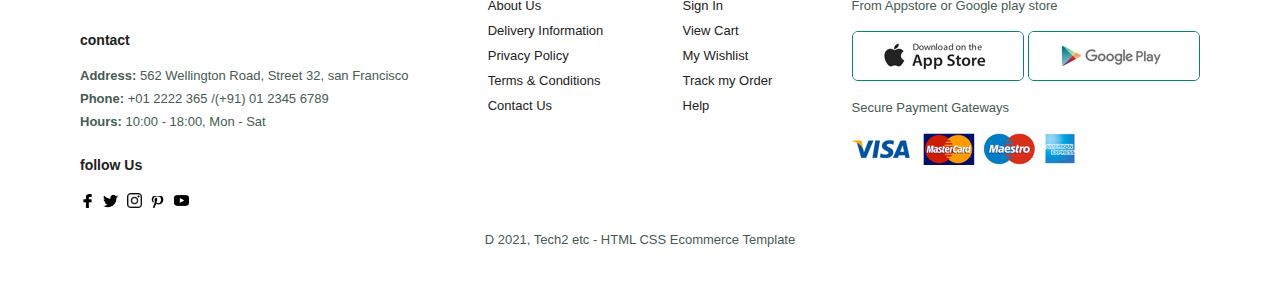
<file: s.html>
<!DOCTYPE html>
<html lang="en">

<head>
    <meta charset="UTF-8">
    <meta name="viewport" content="width=device-width, initial-scale=1.0">
    <title>e-cormmerce website</title>
    <link rel="stylesheet" href="css\styles.css">
    <!-- <link rel="stylesheet" href="path/to/font-awesome/css/font-awesome.min.css"> -->
</head>

<body>
    <section id="header">
        <a href="#"><img src="img\logo.png" alt="logo" class="logo"></a>

        <div>
            <ul id="navbar">
                <li><a href="index.html">Home</a></li>
                <li><a class="active" href="shop.html">Shop</a></li>
                <li><a href="blog.html">Blog</a></li>
                <li><a href="about.html">About</a></li>
                <li><a href="contact.html">Contact</a></li>
                <li id="ig-bag"><a href="cart.html"><img src="img\bag.png" alt="images" width="80px"></a></li>
                <a href="#" id="close"><i class="far fa-times">x</i></a>
            </ul>
        </div>
        <div id="mobile">
            <li><a href="cart.html"><img src="img\bag.png" alt="images" width="80px"></a></li>
            <i class="fas fa-outdate"><img id="bar" src="img/menu.png" alt="" width="40px"></i>
        </div>
    </section>
    <section id="prodetails" class="section-p1">
        <div class="single-pro-image">
            <img src="img/products/f1.jpg" width="100%" id="mainImg" alt="">

            <div class="small-img-group">
                <div class="small-img-col">
                    <img src="img/products/f1.jpg" width="100%" class="small-img" alt="">
                </div>
                <div class="small-img-col">
                    <img src="img/products/f2.jpg" width="100%" class="small-img" alt="">
                </div>
                <div class="small-img-col">
                    <img src="img/products/f3.jpg" width="100%" class="small-img" alt="">
                </div>
                <div class="small-img-col">
                    <img src="img/products/f4.jpg" width="100%" class="small-img" alt="">
                </div>
            </div>
        </div>
        <div class="single-pro-details">
            <h6>Home T-shirts</h6>
            <h4>Men's fashion T-shirts</h4>
            <h2>$139.00</h2>
            <select>
                <option> Select size</option>
                <option> XL</option>
                <option>XXL</option>
                <option> Small</option>
                <option> Large</option>
            </select>
            <input type="number" value="1">
            <button class="normal">Add to cart</button>
            <h4>Product Detail</h4>
            <span>The Gillian Ultra cotton T-shirt is made fro a substantial 6.0 oz. per
                sq. yd. fabric constructed from 100% cotton, this classic fit preshrunk
                jersey knit provides unmatched comfort with each wear, featuring a taped neck
                and shoulder, and a seamless double-needle collar, and available in a range
                of colors, it offers it all in the ultimate head-turning package.</span>
        </div>
    </section>
    <section id="product1" class="section-p1">
        <h2>Featured Products</h2>
        <p>Summer Collection New Modern Design</p>
        <div class="pro-container">
            <div class="pro">
                <img src="img\products\n1.jpg" alt="f1">
                <div class="des">
                    <span>adidas</span>
                    <h5>Cartoon Austronuts T-shirts</h5>
                    <div class="star">
                        <i class="fas fa-star">⭐</i>
                        <i class="fas fa-star">⭐</i>
                        <i class="fas fa-star">⭐</i>
                        <i class="fas fa-star">⭐</i>
                        <i class="fas fa-star">⭐</i>
                    </div>
                    <h4>$78</h4>
                </div>
                <a href="#"><i class="fal fa-shopping-cart cart"><img style="width: fit-content;" height="25px" src="img\cart2.png" alt=""></i></a>
            </div>
            <div class="pro">
                <img src="img\products\n2.jpg" alt="f1">
                <div class="des">
                    <span>adidas</span>
                    <h5>Cartoon Austronuts T-shirts</h5>
                    <div class="star">
                        <i class="fas fa-star">⭐</i>
                        <i class="fas fa-star">⭐</i>
                        <i class="fas fa-star">⭐</i>
                        <i class="fas fa-star">⭐</i>
                        <i class="fas fa-star">⭐</i>
                    </div>
                    <h4>$78</h4>
                </div>
                <a href="#"><i class="fal fa-shopping-cart cart"><img style="width: fit-content;" height="25px" src="img\cart2.png" alt=""></i></a>
            </div>
            <div class="pro">
                <img src="img\products\n3.jpg" alt="f1">
                <div class="des">
                    <span>adidas</span>
                    <h5>Cartoon Austronuts T-shirts</h5>
                    <div class="star">
                        <i class="fas fa-star">⭐</i>
                        <i class="fas fa-star">⭐</i>
                        <i class="fas fa-star">⭐</i>
                        <i class="fas fa-star">⭐</i>
                        <i class="fas fa-star">⭐</i>
                    </div>
                    <h4>$78</h4>
                </div>
                <a href="#"><i class="fal fa-shopping-cart cart"><img style="width: fit-content;" height="25px" src="img\cart2.png" alt=""></i></a>
            </div>
            <div class="pro">
                <img src="img\products\n4.jpg" alt="f1">
                <div class="des">
                    <span>adidas</span>
                    <h5>Cartoon Austronuts T-shirts</h5>
                    <div class="star">
                        <i class="fas fa-star">⭐</i>
                        <i class="fas fa-star">⭐</i>
                        <i class="fas fa-star">⭐</i>
                        <i class="fas fa-star">⭐</i>
                        <i class="fas fa-star">⭐</i>
                    </div>
                    <h4>$78</h4>
                </div>
                <a href="#"><i class="fal fa-shopping-cart cart"><img style="width: fit-content;" height="25px" src="img\cart2.png" alt=""></i></a>
            </div>
        </div>
    </section>
    <section id="newsletter" class="section-p1">
        <div class="newstext">
            <h4>Sign Up for Newsletter</h4>
            <p>Get E-mail updates about our latest shop and <span>special offers</span>.</p>
        </div>
        <div class="form">
            <input type="text" placeholder="your email address">
            <button class="normal">SignUp</button>
        </div>
    </section>
    <footer class="section-p1">
        <div class="col">
            <img class="logo" src="img/logo.png" alt="">
            <h4>contact</h4>
            <p><strong>Address:</strong> 562 Wellington Road, Street 32, san Francisco</p>
            <p><strong>Phone:</strong> +01 2222 365 /(+91) 01 2345 6789</p>
            <p><strong>Hours:</strong> 10:00 - 18:00, Mon - Sat</p>
            <div class="follow">
                <h4>follow Us</h4>
                <div classs="icon">
                    <i class="fab fa-facebook-f"><img src="img\fb.png" alt="" width="15px"></i>
                    <i class="fab fa-twitter"><img src="img\twitter.png" alt="" width="15px"></i>
                    <i class="fab fa-instagram"><img src="img\ig.png" alt="" width="15px"></i>
                    <i class="fab fa-pininterest"><img src="img\pininterest.png" alt="" width="15px"></i>
                    <i class="fab fa-youtube"><img src="img\utube.png" alt="" width="15px"></i>
                </div>
            </div>
        </div>
        <div class="col">
            <h4>About</h4>
            <a href="#">About Us</a>
            <a href="#">Delivery Information</a>
            <a href="#">Privacy Policy</a>
            <a href="#">Terms & Conditions</a>
            <a href="#">Contact Us</a>
        </div>
        <div class="col">
            <h4>My Account</h4>
            <a href="#">Sign In</a>
            <a href="#">View Cart</a>
            <a href="#">My Wishlist</a>
            <a href="#">Track my Order</a>
            <a href="#">Help</a>
        </div>
        <div class="col install">
            <h4>Install App</h4>
            <p>From Appstore or Google play store</p>
            <div class="row">
                <img src="img/pay/app.jpg" alt="">
                <img src="img/pay/play.jpg" alt="">
            </div>
            <p>Secure Payment Gateways</p>
            <img src="img/pay/pay.png" alt="">
        </div>
        <div class="copyright">
            <p>D 2021, Tech2 etc - HTML CSS Ecommerce Template</p>
        </div>
    </footer>

    <script>
        var MainImg = document.getElementById("mainImg");
        var smallimg = document.getElementsByClassName("small-img")

        smallimg[0]. onclick = function () {
            mainImg.src = smallimg[0].src;
        }
        smallimg[1]. onclick = function () {
            mainImg.src = smallimg[1].src;
        }
        smallimg[2]. onclick = function () {
            mainImg.src = smallimg[2].src;
        }
        smallimg[3]. onclick = function () {
            mainImg.src = smallimg[3].src;
        }
    </script>

    <script src="styles.js"></script>
</body>

</html>
</file>
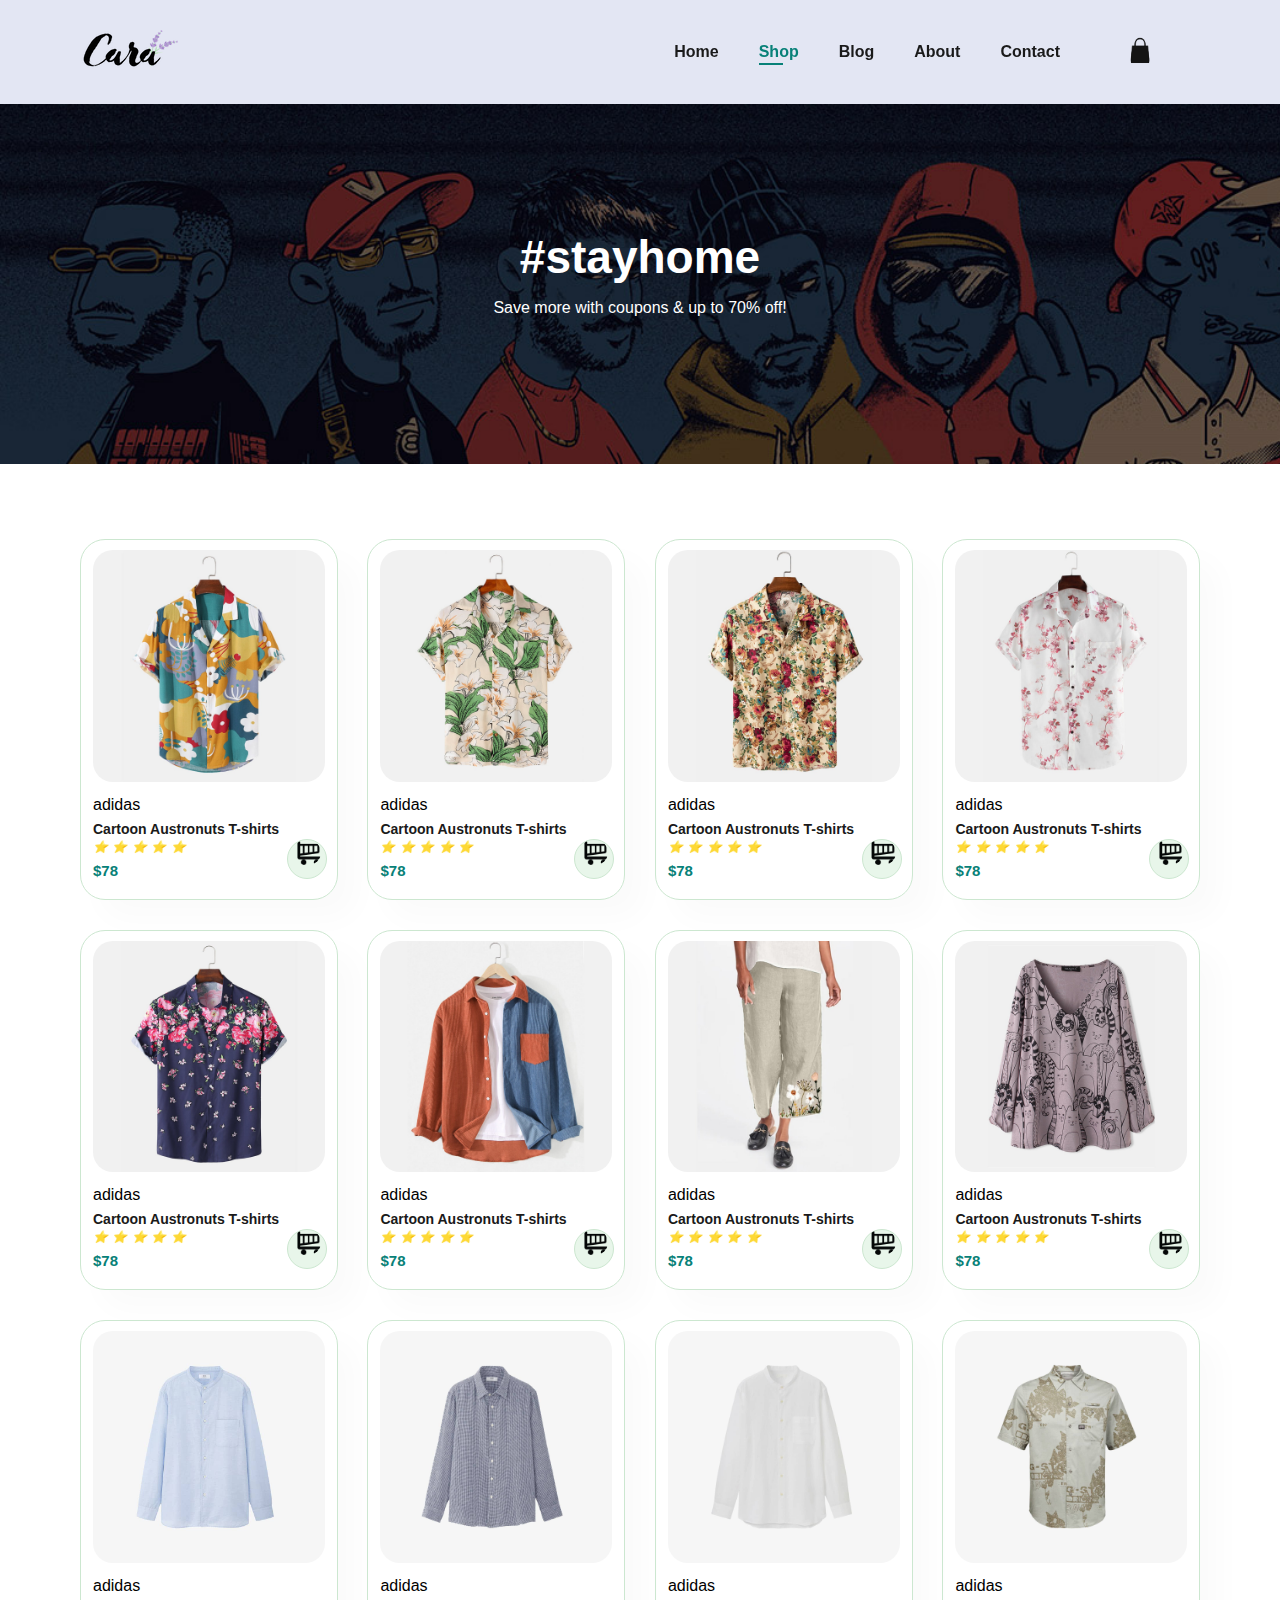
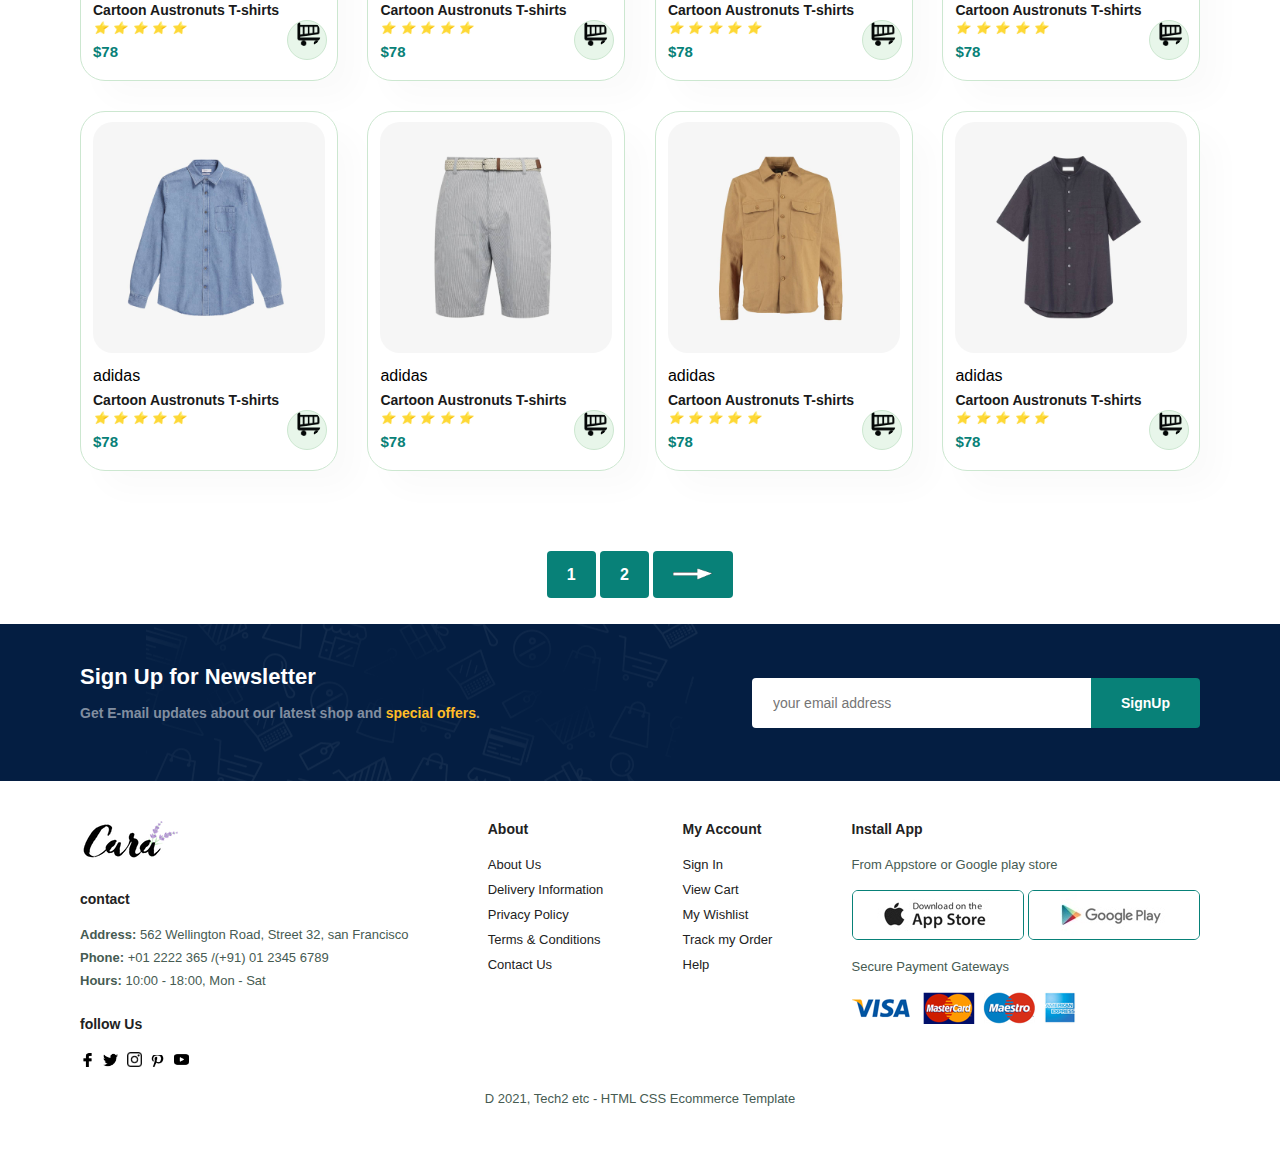
<file: shop.html>
<!DOCTYPE html>
<html lang="en">

<head>
    <meta charset="UTF-8">
    <meta name="viewport" content="width=device-width, initial-scale=1.0">
    <title>e-cormmerce website</title>
    <link rel="stylesheet" href="css\styles.css">
    <!-- <link rel="stylesheet" href="path/to/font-awesome/css/font-awesome.min.css"> -->
</head>

<body>
    <section id="header">
        <a href="#"><img src="img\logo.png" alt="logo" class="logo"></a>

        <div>
            <ul id="navbar">
                <li><a href="index.html">Home</a></li>
                <li><a class="active" href="shop.html">Shop</a></li>
                <li><a href="blog.html">Blog</a></li>
                <li><a href="about.html">About</a></li>
                <li><a href="contact.html">Contact</a></li>
                <li id="ig-bag"><a href="cart.html"><img src="img\bag.png" alt="images" width="80px"></a></li>
                <a href="#" id="close"><i class="far fa-times">x</i></a>
            </ul>
        </div>
        <div id="mobile">
            <li><a href="cart.html"><img src="img\bag.png" alt="images" width="80px"></a></li>
            <i class="fas fa-outdate"><img id="bar" src="img/menu.png" alt="" width="40px"></i>
        </div>
    </section>
    <section id="page-header">
        <h2>#stayhome</h2>
        <p>Save more with coupons & up to 70% off!</p>
    </section>
    <section id="product1" class="section-p1">
        <div class="pro-container">
            <div class="pro" onclick="window.location.href='s.html';">
                <img src="img\products\f1.jpg" alt="f1">
                <div class="des">
                    <span>adidas</span>
                    <h5>Cartoon Austronuts T-shirts</h5>
                    <div class="star">
                        <i class="fas fa-star">⭐</i>
                        <i class="fas fa-star">⭐</i>
                        <i class="fas fa-star">⭐</i>
                        <i class="fas fa-star">⭐</i>
                        <i class="fas fa-star">⭐</i>
                    </div>
                    <h4>$78</h4>
                </div>
                <a href="#"><i class="fal fa-shopping-cart cart"><img style="width: fit-content;" height="25px" src="img\cart2.png" alt=""></i></a>
            </div>
            <div class="pro">
                <img src="img\products\f2.jpg" alt="f1">
                <div class="des">
                    <span>adidas</span>
                    <h5>Cartoon Austronuts T-shirts</h5>
                    <div class="star">
                        <i class="fas fa-star">⭐</i>
                        <i class="fas fa-star">⭐</i>
                        <i class="fas fa-star">⭐</i>
                        <i class="fas fa-star">⭐</i>
                        <i class="fas fa-star">⭐</i>
                    </div>
                    <h4>$78</h4>
                </div>
                <a href="#"><i class="fal fa-shopping-cart cart"><img style="width: fit-content;" height="25px" src="img\cart2.png" alt=""></i></a>
            </div>
            <div class="pro">
                <img src="img\products\f3.jpg" alt="f1">
                <div class="des">
                    <span>adidas</span>
                    <h5>Cartoon Austronuts T-shirts</h5>
                    <div class="star">
                        <i class="fas fa-star">⭐</i>
                        <i class="fas fa-star">⭐</i>
                        <i class="fas fa-star">⭐</i>
                        <i class="fas fa-star">⭐</i>
                        <i class="fas fa-star">⭐</i>
                    </div>
                    <h4>$78</h4>
                </div>
                <a href="#"><i class="fal fa-shopping-cart cart"><img style="width: fit-content;" height="25px" src="img\cart2.png" alt=""></i></a>
            </div>
            <div class="pro">
                <img src="img\products\f4.jpg" alt="f1">
                <div class="des">
                    <span>adidas</span>
                    <h5>Cartoon Austronuts T-shirts</h5>
                    <div class="star">
                        <i class="fas fa-star">⭐</i>
                        <i class="fas fa-star">⭐</i>
                        <i class="fas fa-star">⭐</i>
                        <i class="fas fa-star">⭐</i>
                        <i class="fas fa-star">⭐</i>
                    </div>
                    <h4>$78</h4>
                </div>
                <a href="#"><i class="fal fa-shopping-cart cart"><img style="width: fit-content;" height="25px" src="img\cart2.png" alt=""></i></a>
            </div>
            <div class="pro">
                <img src="img\products\f5.jpg" alt="f1">
                <div class="des">
                    <span>adidas</span>
                    <h5>Cartoon Austronuts T-shirts</h5>
                    <div class="star">
                        <i class="fas fa-star">⭐</i>
                        <i class="fas fa-star">⭐</i>
                        <i class="fas fa-star">⭐</i>
                        <i class="fas fa-star">⭐</i>
                        <i class="fas fa-star">⭐</i>
                    </div>
                    <h4>$78</h4>
                </div>
                <a href="#"><i class="fal fa-shopping-cart cart"><img style="width: fit-content;" height="25px" src="img\cart2.png" alt=""></i></a>
            </div>
            <div class="pro">
                <img src="img\products\f6.jpg" alt="f1">
                <div class="des">
                    <span>adidas</span>
                    <h5>Cartoon Austronuts T-shirts</h5>
                    <div class="star">
                        <i class="fas fa-star">⭐</i>
                        <i class="fas fa-star">⭐</i>
                        <i class="fas fa-star">⭐</i>
                        <i class="fas fa-star">⭐</i>
                        <i class="fas fa-star">⭐</i>
                    </div>
                    <h4>$78</h4>
                </div>
                <a href="#"><i class="fal fa-shopping-cart cart"><img style="width: fit-content;" height="25px" src="img\cart2.png" alt=""></i></a>
            </div>
            <div class="pro">
                <img src="img\products\f7.jpg" alt="f1">
                <div class="des">
                    <span>adidas</span>
                    <h5>Cartoon Austronuts T-shirts</h5>
                    <div class="star">
                        <i class="fas fa-star">⭐</i>
                        <i class="fas fa-star">⭐</i>
                        <i class="fas fa-star">⭐</i>
                        <i class="fas fa-star">⭐</i>
                        <i class="fas fa-star">⭐</i>
                    </div>
                    <h4>$78</h4>
                </div>
                <a href="#"><i class="fal fa-shopping-cart cart"><img style="width: fit-content;" height="25px" src="img\cart2.png" alt=""></i></a>
            </div>
            <div class="pro">
                <img src="img\products\f8.jpg" alt="f1">
                <div class="des">
                    <span>adidas</span>
                    <h5>Cartoon Austronuts T-shirts</h5>
                    <div class="star">
                        <i class="fas fa-star">⭐</i>
                        <i class="fas fa-star">⭐</i>
                        <i class="fas fa-star">⭐</i>
                        <i class="fas fa-star">⭐</i>
                        <i class="fas fa-star">⭐</i>
                    </div>
                    <h4>$78</h4>
                </div>
                <a href="#"><i class="fal fa-shopping-cart cart"><img style="width: fit-content;" height="25px" src="img\cart2.png" alt=""></i></a>
            </div>
            <div class="pro">
                <img src="img\products\n1.jpg" alt="f1">
                <div class="des">
                    <span>adidas</span>
                    <h5>Cartoon Austronuts T-shirts</h5>
                    <div class="star">
                        <i class="fas fa-star">⭐</i>
                        <i class="fas fa-star">⭐</i>
                        <i class="fas fa-star">⭐</i>
                        <i class="fas fa-star">⭐</i>
                        <i class="fas fa-star">⭐</i>
                    </div>
                    <h4>$78</h4>
                </div>
                <a href="#"><i class="fal fa-shopping-cart cart"><img style="width: fit-content;" height="25px" src="img\cart2.png" alt=""></i></a>
            </div>
            <div class="pro">
                <img src="img\products\n2.jpg" alt="f1">
                <div class="des">
                    <span>adidas</span>
                    <h5>Cartoon Austronuts T-shirts</h5>
                    <div class="star">
                        <i class="fas fa-star">⭐</i>
                        <i class="fas fa-star">⭐</i>
                        <i class="fas fa-star">⭐</i>
                        <i class="fas fa-star">⭐</i>
                        <i class="fas fa-star">⭐</i>
                    </div>
                    <h4>$78</h4>
                </div>
                <a href="#"><i class="fal fa-shopping-cart cart"><img style="width: fit-content;" height="25px" src="img\cart2.png" alt=""></i></a>
            </div>
            <div class="pro">
                <img src="img\products\n3.jpg" alt="f1">
                <div class="des">
                    <span>adidas</span>
                    <h5>Cartoon Austronuts T-shirts</h5>
                    <div class="star">
                        <i class="fas fa-star">⭐</i>
                        <i class="fas fa-star">⭐</i>
                        <i class="fas fa-star">⭐</i>
                        <i class="fas fa-star">⭐</i>
                        <i class="fas fa-star">⭐</i>
                    </div>
                    <h4>$78</h4>
                </div>
                <a href="#"><i class="fal fa-shopping-cart cart"><img style="width: fit-content;" height="25px" src="img\cart2.png" alt=""></i></a>
            </div>
            <div class="pro">
                <img src="img\products\n4.jpg" alt="f1">
                <div class="des">
                    <span>adidas</span>
                    <h5>Cartoon Austronuts T-shirts</h5>
                    <div class="star">
                        <i class="fas fa-star">⭐</i>
                        <i class="fas fa-star">⭐</i>
                        <i class="fas fa-star">⭐</i>
                        <i class="fas fa-star">⭐</i>
                        <i class="fas fa-star">⭐</i>
                    </div>
                    <h4>$78</h4>
                </div>
                <a href="#"><i class="fal fa-shopping-cart cart"><img style="width: fit-content;" height="25px" src="img\cart2.png" alt=""></i></a>
            </div>
            <div class="pro">
                <img src="img\products\n5.jpg" alt="f1">
                <div class="des">
                    <span>adidas</span>
                    <h5>Cartoon Austronuts T-shirts</h5>
                    <div class="star">
                        <i class="fas fa-star">⭐</i>
                        <i class="fas fa-star">⭐</i>
                        <i class="fas fa-star">⭐</i>
                        <i class="fas fa-star">⭐</i>
                        <i class="fas fa-star">⭐</i>
                    </div>
                    <h4>$78</h4>
                </div>
                <a href="#"><i class="fal fa-shopping-cart cart"><img style="width: fit-content;" height="25px" src="img\cart2.png" alt=""></i></a>
            </div>
            <div class="pro">
                <img src="img\products\n6.jpg" alt="f1">
                <div class="des">
                    <span>adidas</span>
                    <h5>Cartoon Austronuts T-shirts</h5>
                    <div class="star">
                        <i class="fas fa-star">⭐</i>
                        <i class="fas fa-star">⭐</i>
                        <i class="fas fa-star">⭐</i>
                        <i class="fas fa-star">⭐</i>
                        <i class="fas fa-star">⭐</i>
                    </div>
                    <h4>$78</h4>
                </div>
                <a href="#"><i class="fal fa-shopping-cart cart"><img style="width: fit-content;" height="25px" src="img\cart2.png" alt=""></i></a>
            </div>
            <div class="pro">
                <img src="img\products\n7.jpg" alt="f1">
                <div class="des">
                    <span>adidas</span>
                    <h5>Cartoon Austronuts T-shirts</h5>
                    <div class="star">
                        <i class="fas fa-star">⭐</i>
                        <i class="fas fa-star">⭐</i>
                        <i class="fas fa-star">⭐</i>
                        <i class="fas fa-star">⭐</i>
                        <i class="fas fa-star">⭐</i>
                    </div>
                    <h4>$78</h4>
                </div>
                <a href="#"><i class="fal fa-shopping-cart cart"><img style="width: fit-content;" height="25px" src="img\cart2.png" alt=""></i></a>
            </div>
            <div class="pro">
                <img src="img\products\n8.jpg" alt="f1">
                <div class="des">
                    <span>adidas</span>
                    <h5>Cartoon Austronuts T-shirts</h5>
                    <div class="star">
                        <i class="fas fa-star">⭐</i>
                        <i class="fas fa-star">⭐</i>
                        <i class="fas fa-star">⭐</i>
                        <i class="fas fa-star">⭐</i>
                        <i class="fas fa-star">⭐</i>
                    </div>
                    <h4>$78</h4>
                </div>
                <a href="#"><i class="fal fa-shopping-cart cart"><img style="width: fit-content;" height="25px" src="img\cart2.png" alt=""></i></a>
            </div>
        </div>
    </section>
    <section id="pagination" class="section-p1">
        <a href="#">1</a>
        <a href="#">2</a>
        <a href="#"><i class="fal fa-long-arrow-alt-right"><img src="img\arrow2.png" alt="" width="40px"></i></a>
    </section>
    <section id="newsletter" class="section-p1">
        <div class="newstext">
            <h4>Sign Up for Newsletter</h4>
            <p>Get E-mail updates about our latest shop and <span>special offers</span>.</p>
        </div>
        <div class="form">
            <input type="text" placeholder="your email address">
            <button class="normal">SignUp</button>
        </div>
    </section>
    <footer class="section-p1">
        <div class="col">
            <img class="logo" src="img/logo.png" alt="">
            <h4>contact</h4>
            <p><strong>Address:</strong> 562 Wellington Road, Street 32, san Francisco</p>
            <p><strong>Phone:</strong> +01 2222 365 /(+91) 01 2345 6789</p>
            <p><strong>Hours:</strong> 10:00 - 18:00, Mon - Sat</p>
            <div class="follow">
                <h4>follow Us</h4>
                <div classs="icon">
                    <i class="fab fa-facebook-f"><img src="img\fb.png" alt="" width="15px"></i>
                    <i class="fab fa-twitter"><img src="img\twitter.png" alt="" width="15px"></i>
                    <i class="fab fa-instagram"><img src="img\ig.png" alt="" width="15px"></i>
                    <i class="fab fa-pininterest"><img src="img\pininterest.png" alt="" width="15px"></i>
                    <i class="fab fa-youtube"><img src="img\utube.png" alt="" width="15px"></i>
                </div>
            </div>
        </div>
        <div class="col">
            <h4>About</h4>
            <a href="#">About Us</a>
            <a href="#">Delivery Information</a>
            <a href="#">Privacy Policy</a>
            <a href="#">Terms & Conditions</a>
            <a href="#">Contact Us</a>
        </div>
        <div class="col">
            <h4>My Account</h4>
            <a href="#">Sign In</a>
            <a href="#">View Cart</a>
            <a href="#">My Wishlist</a>
            <a href="#">Track my Order</a>
            <a href="#">Help</a>
        </div>
        <div class="col install">
            <h4>Install App</h4>
            <p>From Appstore or Google play store</p>
            <div class="row">
                <img src="img/pay/app.jpg" alt="">
                <img src="img/pay/play.jpg" alt="">
            </div>
            <p>Secure Payment Gateways</p>
            <img src="img/pay/pay.png" alt="">
        </div>
        <div class="copyright">
            <p>D 2021, Tech2 etc - HTML CSS Ecommerce Template</p>
        </div>
    </footer>
</body>
<script src="styles.js"></script>

</html>
</file>
